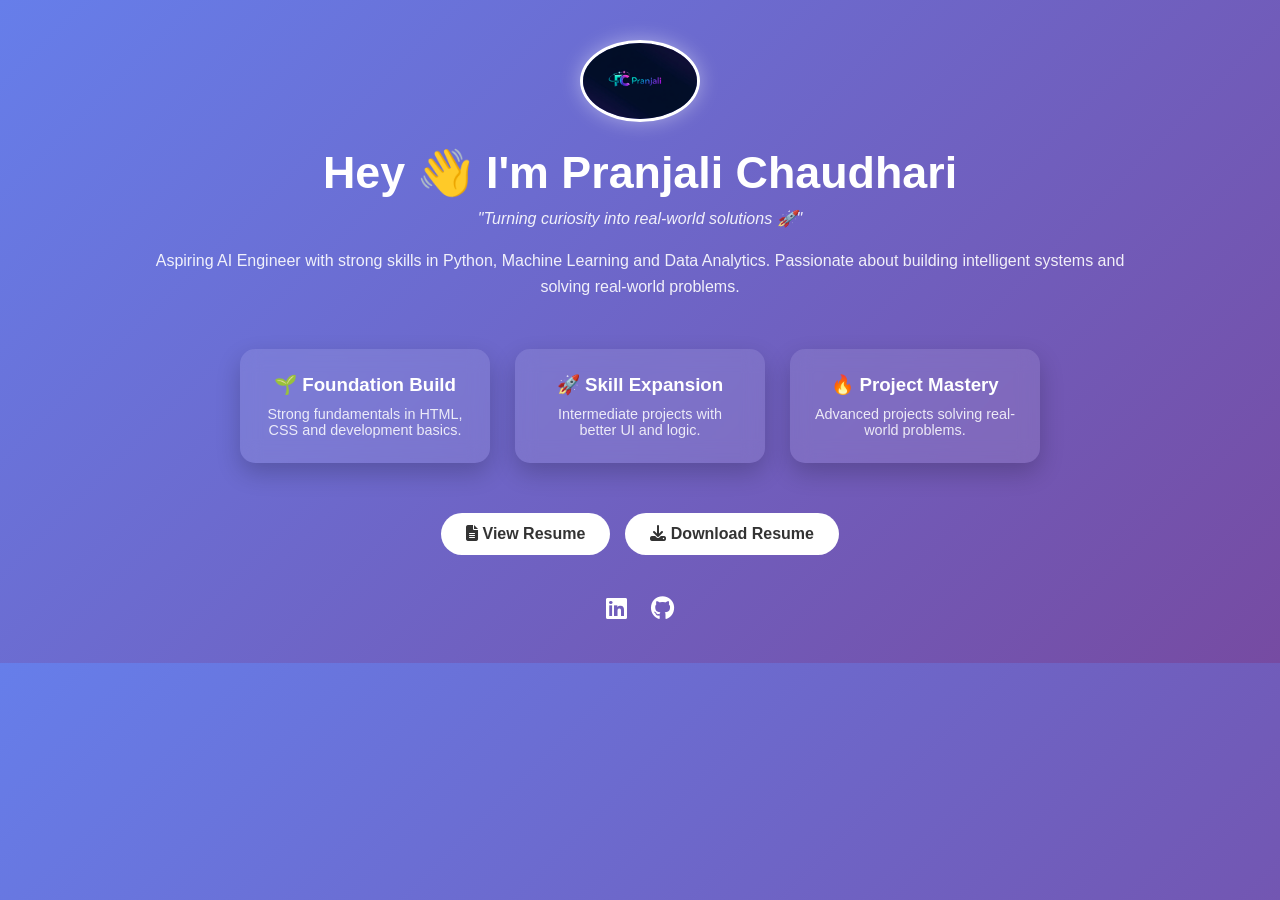
<file: index.html>
<!DOCTYPE html>
<html lang="en">
<head>
<meta charset="UTF-8">
<title>Pranjali Portfolio</title>

<!-- Icons -->
<link rel="stylesheet" href="https://cdnjs.cloudflare.com/ajax/libs/font-awesome/6.5.0/css/all.min.css">

<style>
  * {
    margin: 0;
    padding: 0;
    box-sizing: border-box;
    font-family: 'Segoe UI', sans-serif;
  }

  body {
    background: linear-gradient(135deg, #667eea, #764ba2);
    color: white;
    text-align: center;
    padding: 40px 20px;
  }

  .container {
    max-width: 1000px;
    margin: auto;
    animation: fadeIn 1.5s ease-in-out;
  }

  /* Profile */
  .profile {
    margin-bottom: 20px;
  }

  .profile img {
    width: 120px;
    border-radius: 50%;
    border: 3px solid white;
    box-shadow: 0 0 20px rgba(255,255,255,0.4);
  }

  .intro h1 {
    font-size: 2.8rem;
    margin-top: 15px;
  }

  .tagline {
    margin-top: 10px;
    font-style: italic;
    opacity: 0.9;
  }

  .about {
    margin-top: 20px;
    font-size: 1rem;
    line-height: 1.6;
    opacity: 0.9;
  }

  /* Cards */
  .cards {
    margin-top: 50px;
    display: flex;
    justify-content: center;
    gap: 25px;
    flex-wrap: wrap;
  }

  .card {
    text-decoration: none;
    color: white;
    padding: 25px;
    border-radius: 15px;
    width: 250px;
    background: rgba(255,255,255,0.1);
    backdrop-filter: blur(10px);
    transition: 0.3s;
    box-shadow: 0 10px 25px rgba(0,0,0,0.2);
  }

  .card h3 {
    margin-bottom: 10px;
  }

  .card p {
    font-size: 0.9rem;
    opacity: 0.85;
  }

  .card:hover {
    background: white;
    color: #333;
    transform: translateY(-10px) scale(1.05);
  }

  /* Buttons */
  .buttons {
    margin-top: 50px;
    display: flex;
    justify-content: center;
    gap: 15px;
    flex-wrap: wrap;
  }

  .btn {
    padding: 12px 25px;
    border-radius: 30px;
    text-decoration: none;
    font-weight: bold;
    transition: 0.3s;
  }

  .view {
    background: white;
    color: #333;
  }

  .view:hover {
    background: #ddd;
    transform: scale(1.05);
  }

  .download {
    background: #00c9a7;
    color: white;
  }

  .download:hover {
    background: #00a58a;
    transform: scale(1.05);
  }

  /* Social Icons */
  .social {
    margin-top: 40px;
  }

  .social a {
    color: white;
    font-size: 1.5rem;
    margin: 0 10px;
    transition: 0.3s;
  }

  .social a:hover {
    color: #ffd700;
    transform: scale(1.2);
  }

  /* Animation */
  @keyframes fadeIn {
    from {opacity: 0; transform: translateY(20px);}
    to {opacity: 1; transform: translateY(0);}
  }
</style>

</head>
<body>

<div class="container">

  <!-- Profile Image -->
  <div class="profile">
   
    <img src="pranjali logo.png" alt="Profile">
  </div>

  <!-- Intro -->
  <div class="intro">
    <h1>Hey 👋 I'm Pranjali Chaudhari</h1>
    <p class="tagline">"Turning curiosity into real-world solutions 🚀"</p>

    <div class="about">
      Aspiring AI Engineer with strong skills in Python, Machine Learning and Data Analytics.
      Passionate about building intelligent systems and solving real-world problems.
    </div>
  </div>

  <!-- Portfolio -->
  <div class="cards">

    <a href="./portfolio1/" class="card">
      <h3>🌱 Foundation Build</h3>
      <p>Strong fundamentals in HTML, CSS and development basics.</p>
    </a>

    <a href="./portfolio2/" class="card">
      <h3>🚀 Skill Expansion</h3>
      <p>Intermediate projects with better UI and logic.</p>
    </a>

    <a href="./portfolio3/" class="card">
      <h3>🔥 Project Mastery</h3>
      <p>Advanced projects solving real-world problems.</p>
    </a>

  </div>

  <!-- Resume Buttons -->
  <div class="buttons">
    <!-- <a href="Pranjali_Resume_Final.pdf" target="_blank" class="btn view"> -->
    <a href="Pranjali_Chaudhai_AIDS_Resume.pdf" target="_blank" class="btn view">
      <i class="fas fa-file-alt"></i> View Resume
    </a>

    <!-- <a href="Pranjali_Resume_Final.pdf" download class="btn download"> -->
     <a href="Pranjali_Chaudhai_AIDS_Resume.pdf" target="_blank" class="btn view">
      <i class="fas fa-download"></i> Download Resume
    </a>
  </div>

  <!-- Social Links -->
  <div class="social">
    <a href="https://linkedin.com/in/pranjali-a-chaudhari"><i class="fab fa-linkedin"></i></a>
    <a href="https://github.com/Pranjali0408"><i class="fab fa-github"></i></a>
  </div>

</div>

</body>
</html>
</file>
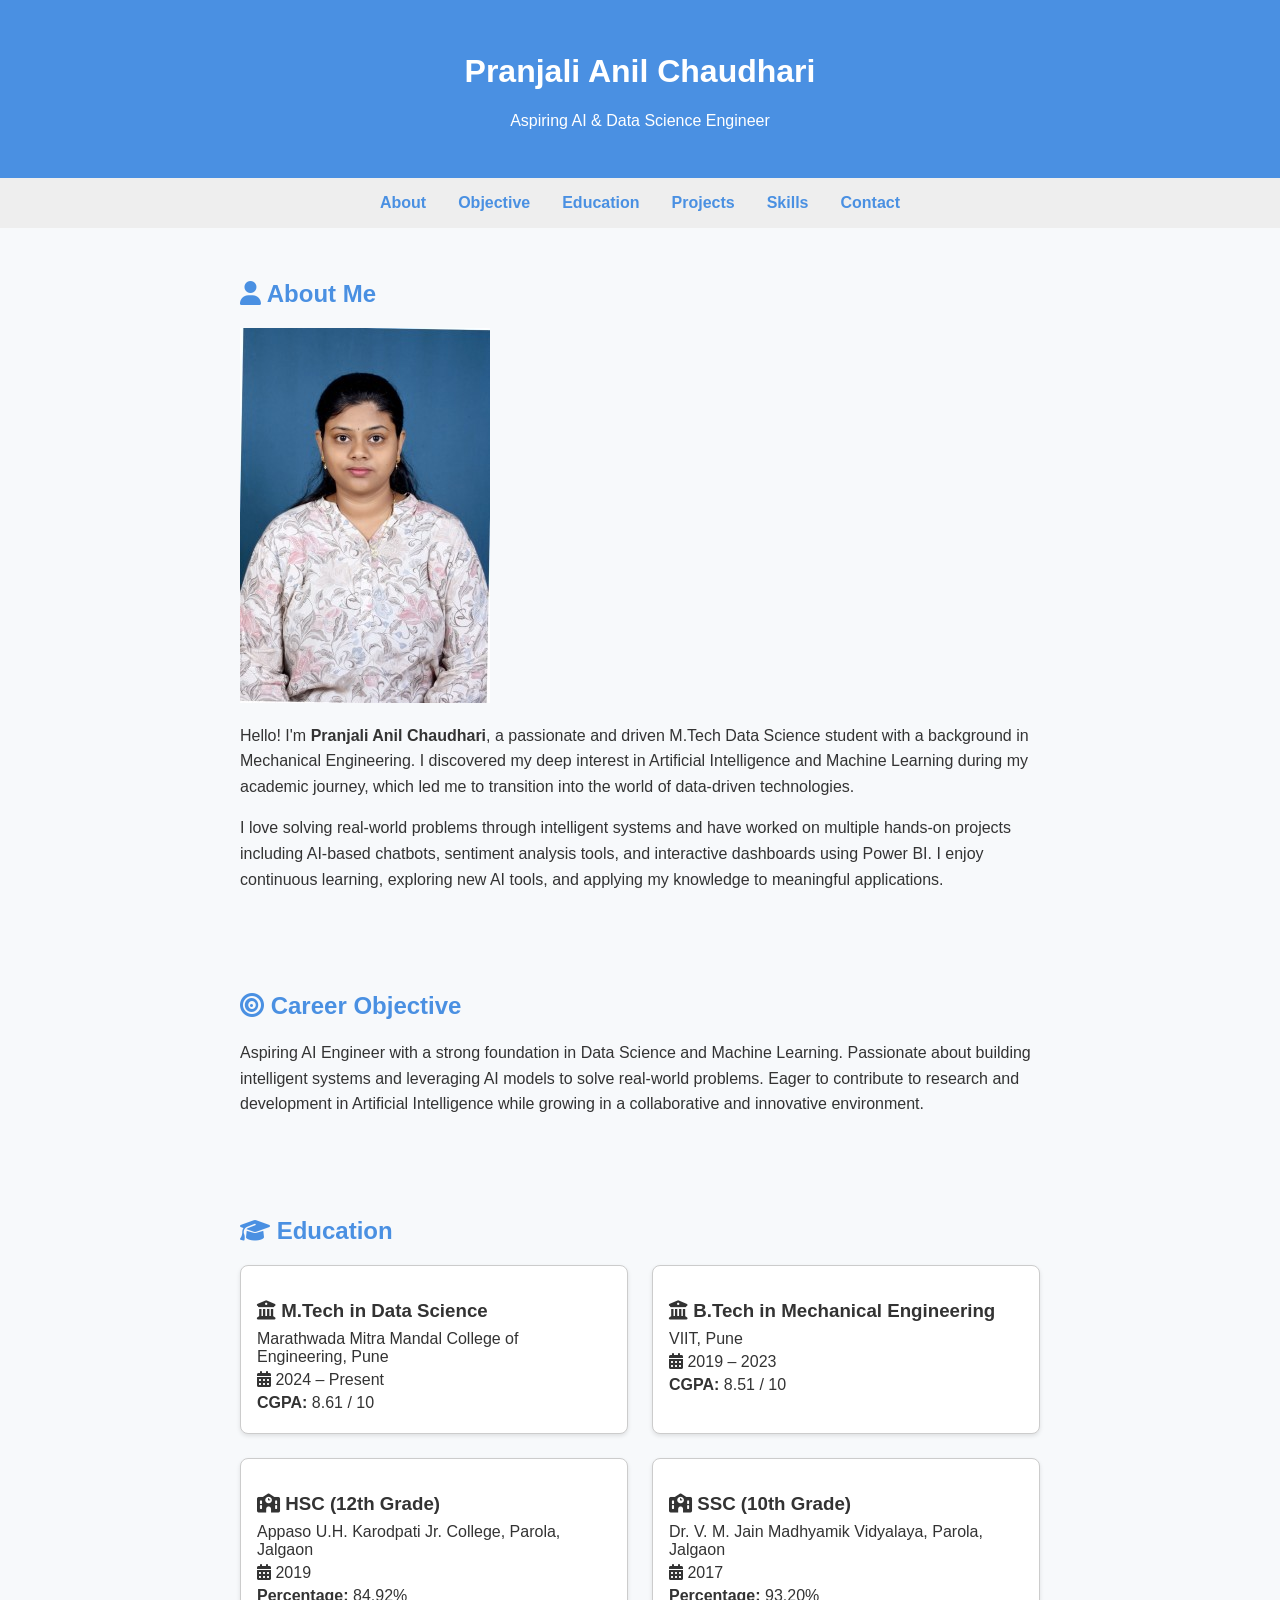
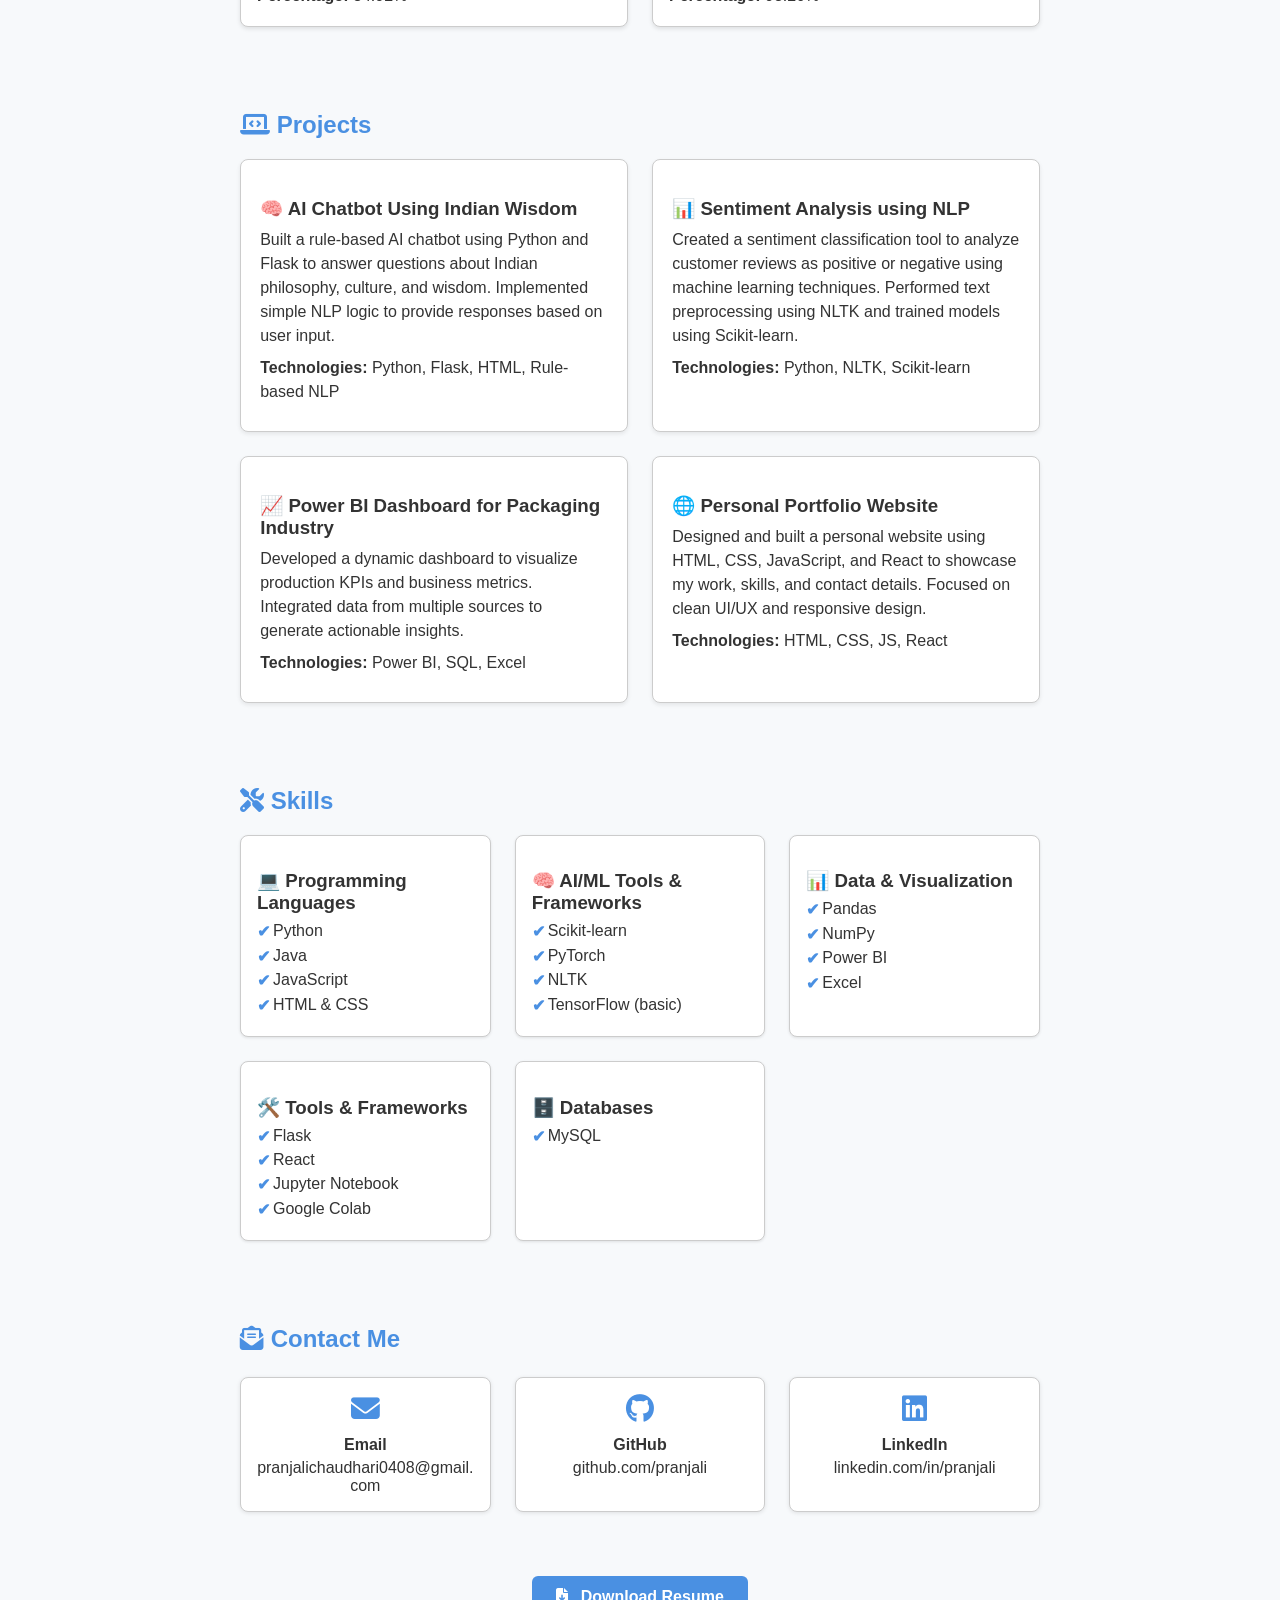
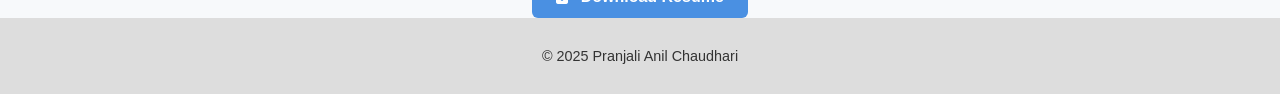
<file: portfolio1/index.html>
<!DOCTYPE html>
<html lang="en">
<head>
  <meta charset="UTF-8">
  <meta name="viewport" content="width=device-width, initial-scale=1.0">
  <title>Pranjali's Portfolio</title>
  <link rel="stylesheet" href="style.css">
  <link rel="stylesheet" href="https://cdnjs.cloudflare.com/ajax/libs/font-awesome/6.5.0/css/all.min.css">
</head>

<body>

  <header>
    <h1>Pranjali Anil Chaudhari</h1>
    <p>Aspiring AI & Data Science Engineer</p>
  </header>

  <nav>
    <a href="#about">About</a>
    <a href="#career">Objective</a>

    <a href="#education">Education</a>
    <a href="#projects">Projects</a>
    <a href="#skills">Skills</a>
    <a href="#contact">Contact</a>
  </nav>

 <section id="about">
    <h2><i class="fas fa-user"></i> About Me</h2>
  <div class="about-container">
    <img src="PassportPhotograph.jpg" alt="Pranjali Anil Chaudhari" class="profile-pic">
    <div class="about-text">
  <p>
    Hello! I'm <strong>Pranjali Anil Chaudhari</strong>, a passionate and driven M.Tech Data Science student with a background in Mechanical Engineering. 
    I discovered my deep interest in Artificial Intelligence and Machine Learning during my academic journey, which led me to transition into the world of data-driven technologies.
  </p>
  <p>
    I love solving real-world problems through intelligent systems and have worked on multiple hands-on projects including AI-based chatbots, sentiment analysis tools, and interactive dashboards using Power BI.
    I enjoy continuous learning, exploring new AI tools, and applying my knowledge to meaningful applications.
  </p>
</section>

  <section id="career">
  <h2><i class="fas fa-bullseye"></i> Career Objective</h2>
  <p>
    Aspiring AI Engineer with a strong foundation in Data Science and Machine Learning. Passionate about
    building intelligent systems and leveraging AI models to solve real-world problems. Eager to contribute
    to research and development in Artificial Intelligence while growing in a collaborative and innovative
    environment.
  </p>
</section>


 <section id="education">
  <h2><i class="fas fa-graduation-cap"></i> Education</h2>
  <div class="education-grid">
    <div class="edu-item">
      <h3><i class="fas fa-university"></i> M.Tech in Data Science</h3>
      <p>Marathwada Mitra Mandal College of Engineering, Pune</p>
      <p><i class="fas fa-calendar-alt"></i> 2024 – Present</p>
      <p><strong>CGPA:</strong> 8.61 / 10</p>
    </div>

    <div class="edu-item">
      <h3><i class="fas fa-university"></i> B.Tech in Mechanical Engineering</h3>
      <p>VIIT, Pune</p>
      <p><i class="fas fa-calendar-alt"></i> 2019 – 2023</p>
      <p><strong>CGPA:</strong> 8.51 / 10</p>
    </div>

    <div class="edu-item">
      <h3><i class="fas fa-school"></i> HSC (12th Grade)</h3>
      <p>Appaso U.H. Karodpati Jr. College, Parola, Jalgaon</p>
      <p><i class="fas fa-calendar-alt"></i> 2019</p>
      <p><strong>Percentage:</strong> 84.92%</p>
    </div>

    <div class="edu-item">
      <h3><i class="fas fa-school"></i> SSC (10th Grade)</h3>
      <p>Dr. V. M. Jain Madhyamik Vidyalaya, Parola, Jalgaon</p>
      <p><i class="fas fa-calendar-alt"></i> 2017</p>
      <p><strong>Percentage:</strong> 93.20%</p>
    </div>
  </div>
</section>


 <section id="projects">
  <h2><i class="fas fa-laptop-code"></i> Projects</h2>
  <div class="project-list">

    <div class="project-card">
      <h3>🧠 AI Chatbot Using Indian Wisdom</h3>
      <p>
        Built a rule-based AI chatbot using Python and Flask to answer questions about Indian philosophy, culture, and wisdom.
        Implemented simple NLP logic to provide responses based on user input.
      </p>
      <p><strong>Technologies:</strong> Python, Flask, HTML, Rule-based NLP</p>
    </div>

    <div class="project-card">
      <h3>📊 Sentiment Analysis using NLP</h3>
      <p>
        Created a sentiment classification tool to analyze customer reviews as positive or negative using machine learning techniques.
        Performed text preprocessing using NLTK and trained models using Scikit-learn.
      </p>
      <p><strong>Technologies:</strong> Python, NLTK, Scikit-learn</p>
    </div>

    <div class="project-card">
      <h3>📈 Power BI Dashboard for Packaging Industry</h3>
      <p>
        Developed a dynamic dashboard to visualize production KPIs and business metrics.
        Integrated data from multiple sources to generate actionable insights.
      </p>
      <p><strong>Technologies:</strong> Power BI, SQL, Excel</p>
    </div>

    <div class="project-card">
      <h3>🌐 Personal Portfolio Website</h3>
      <p>
        Designed and built a personal website using HTML, CSS, JavaScript, and React to showcase my work, skills, and contact details.
        Focused on clean UI/UX and responsive design.
      </p>
      <p><strong>Technologies:</strong> HTML, CSS, JS, React</p>
    </div>

  </div>
</section>


 <section id="skills">
  <h2><i class="fas fa-tools"></i> Skills</h2>
  <div class="skills-grid">

    <div class="skill-category">
      <h3>💻 Programming Languages</h3>
      <ul>
        <li>Python</li>
        <li>Java</li>
        <li>JavaScript</li>
        <li>HTML & CSS</li>
      </ul>
    </div>

    <div class="skill-category">
      <h3>🧠 AI/ML Tools & Frameworks</h3>
      <ul>
        <li>Scikit-learn</li>
        <li>PyTorch</li>
        <li>NLTK</li>
        <li>TensorFlow (basic)</li>
      </ul>
    </div>

    <div class="skill-category">
      <h3>📊 Data & Visualization</h3>
      <ul>
        <li>Pandas</li>
        <li>NumPy</li>
        <li>Power BI</li>
        <li>Excel</li>
      </ul>
    </div>

    <div class="skill-category">
      <h3>🛠️ Tools & Frameworks</h3>
      <ul>
        <li>Flask</li>
        <li>React</li>
        <li>Jupyter Notebook</li>
        <li>Google Colab</li>
      </ul>
    </div>

    <div class="skill-category">
      <h3>🗄️ Databases</h3>
      <ul>
        <li>MySQL</li>
      </ul>
    </div>

  </div>
</section>


 <section id="contact">
  <h2><i class="fas fa-envelope-open-text"></i> Contact Me</h2>
  <div class="contact-grid">

    <div class="contact-item">
      <i class="fas fa-envelope"></i>
      <p>Email</p>
      <a href="mailto:pranjalichaudhari0408@gmail.com">pranjalichaudhari0408@gmail.com</a>
    </div>

    <div class="contact-item">
      <i class="fab fa-github"></i>
      <p>GitHub</p>
      <a href="https://github.com/" target="_blank">github.com/pranjali</a>
    </div>

    <div class="contact-item">
      <i class="fab fa-linkedin"></i>
      <p>LinkedIn</p>
      <a href="https://linkedin.com/" target="_blank">linkedin.com/in/pranjali</a>
    </div>

  </div>
</section>
<div class="resume-button">
  <a href="Pranjali_Chaudhari_Resume.pdf" download>
    <i class="fas fa-file-download"></i> Download Resume
  </a>
</div>


  <footer>
    <p>&copy; 2025 Pranjali Anil Chaudhari</p>
  </footer>

  <script src="script.js"></script>
</body>
</html>
</file>
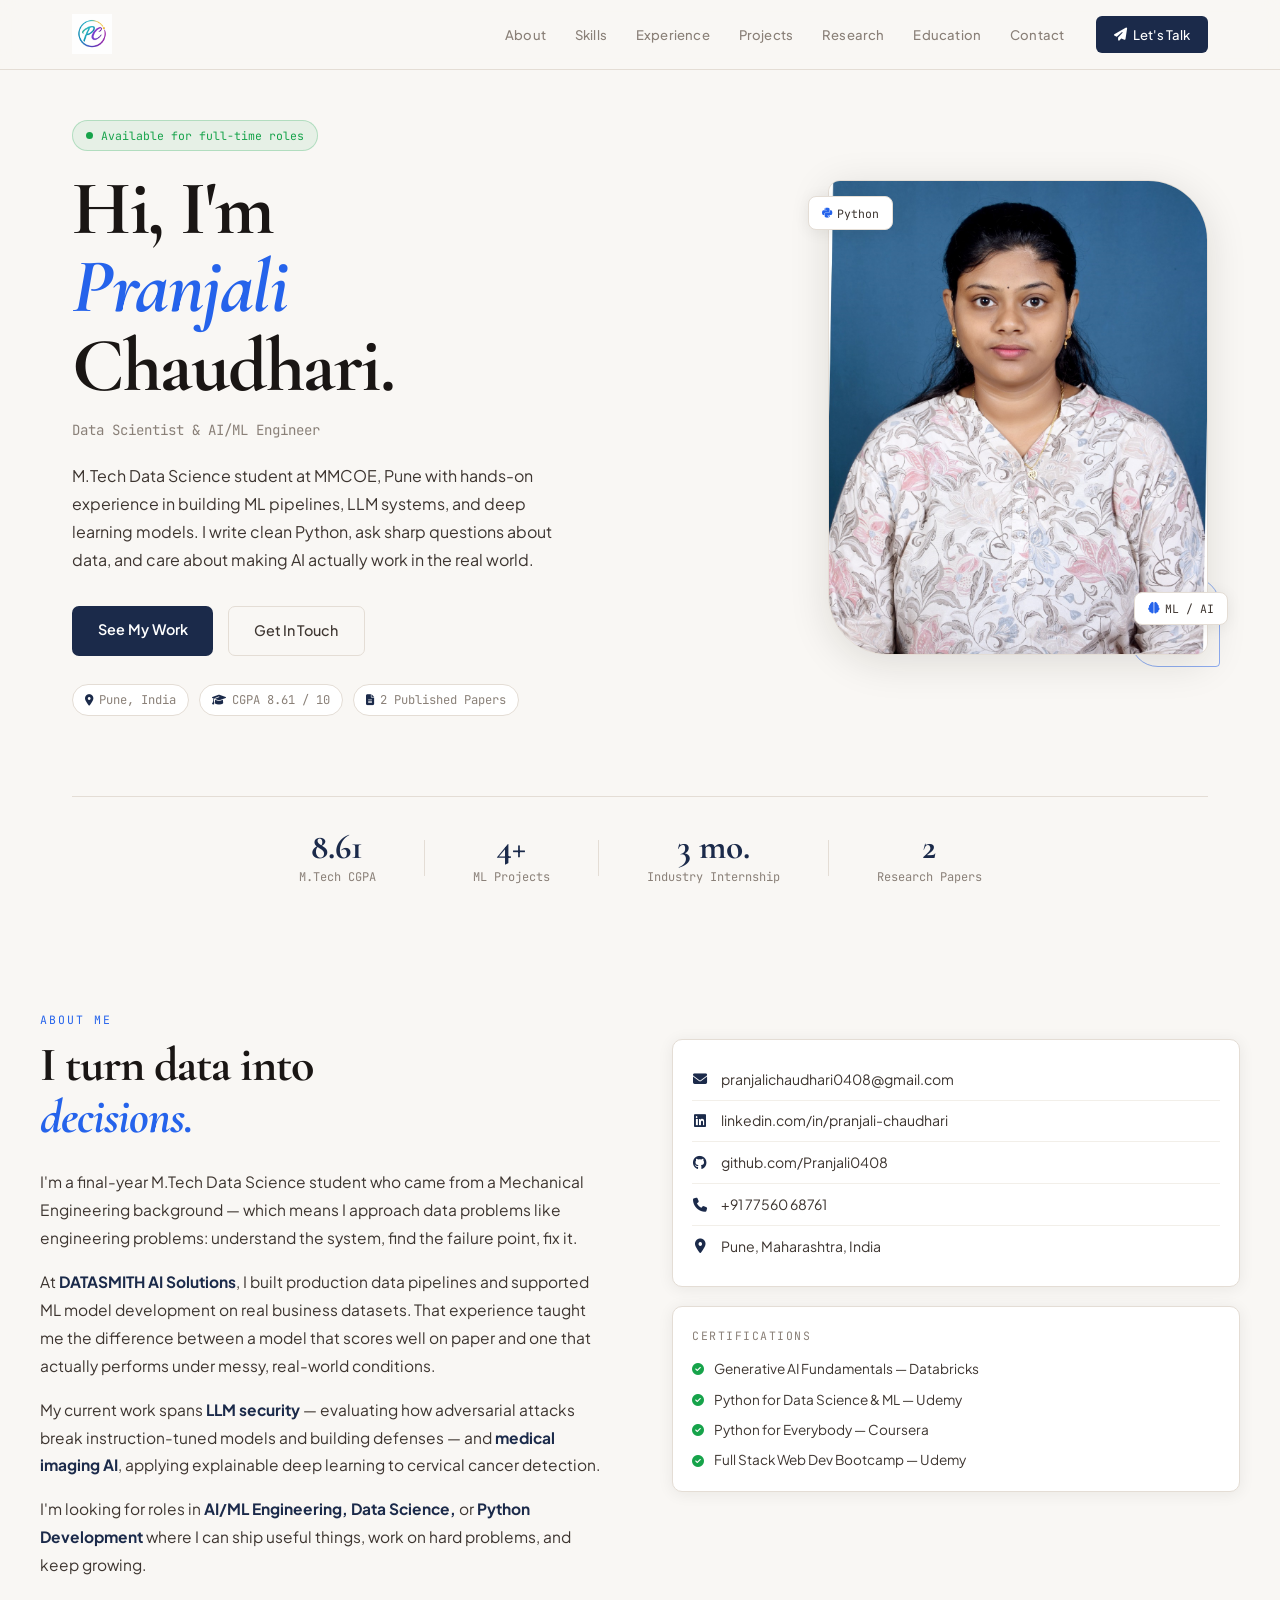
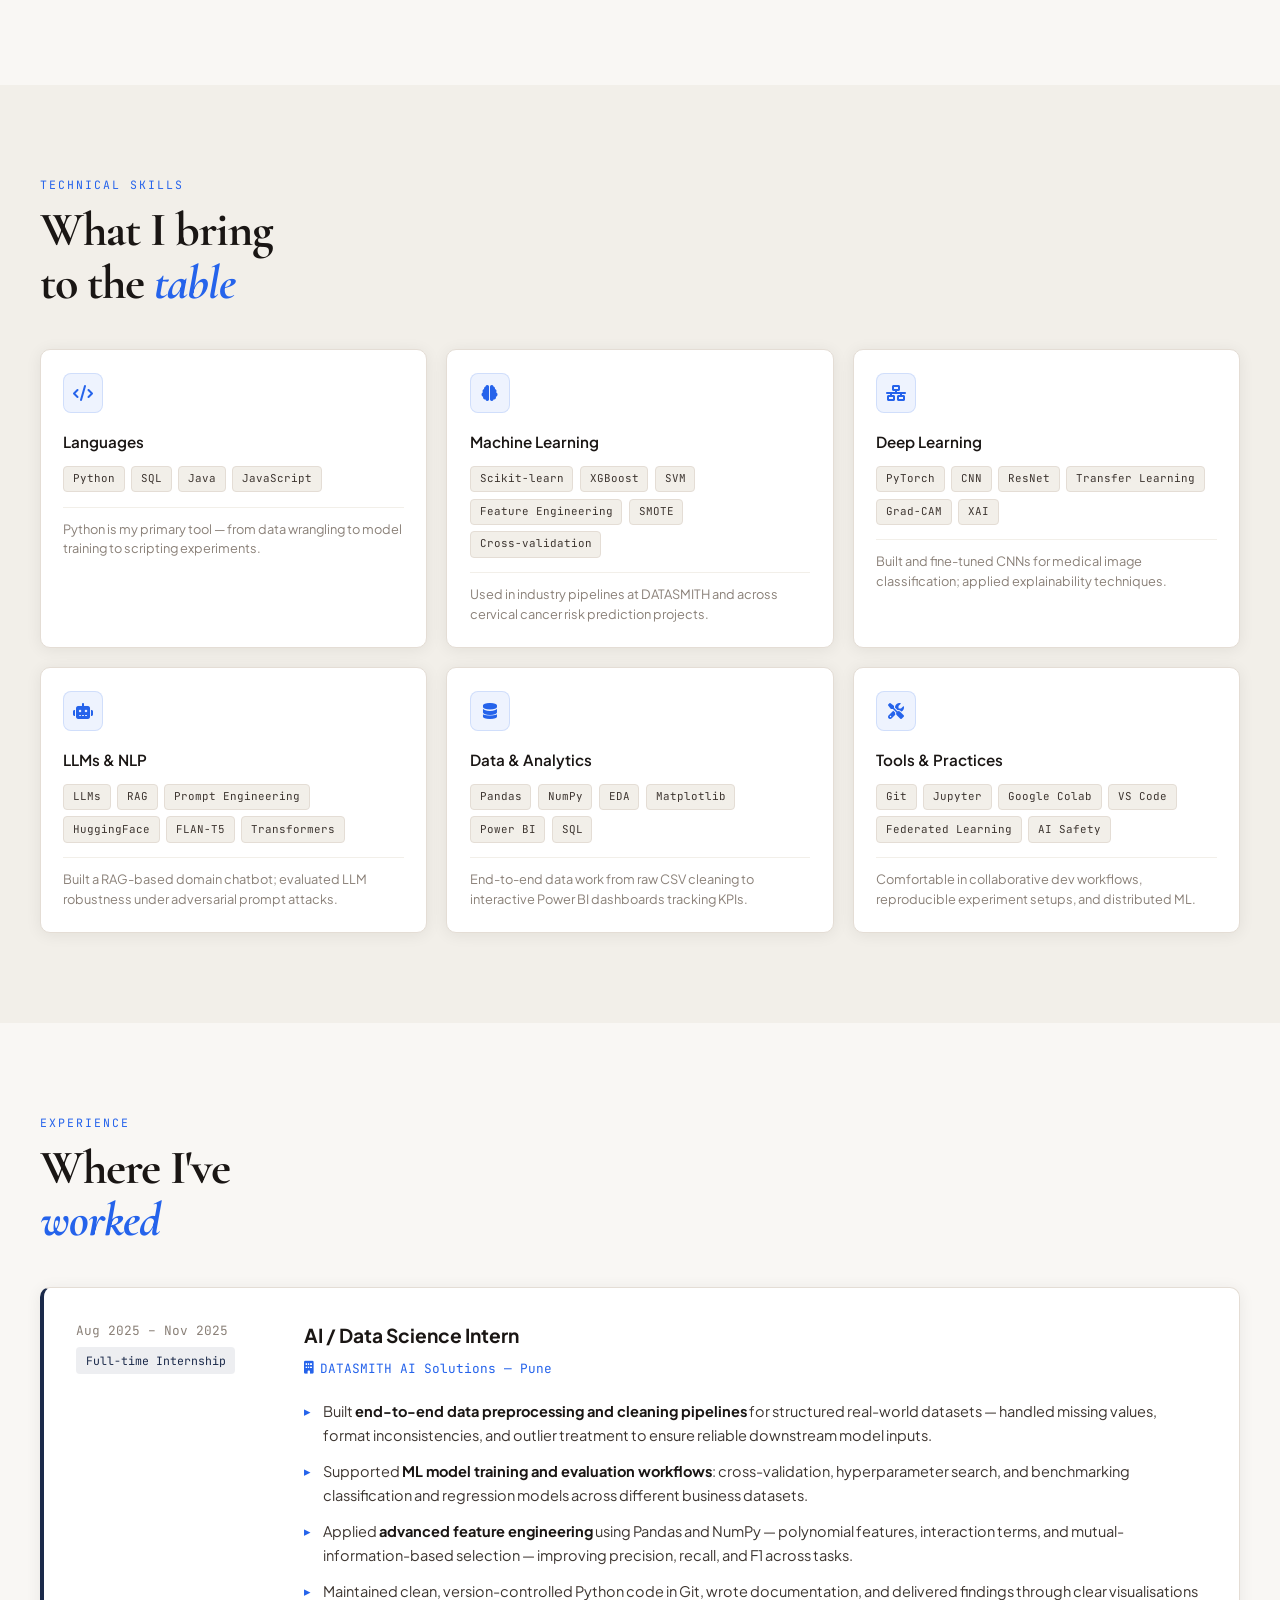
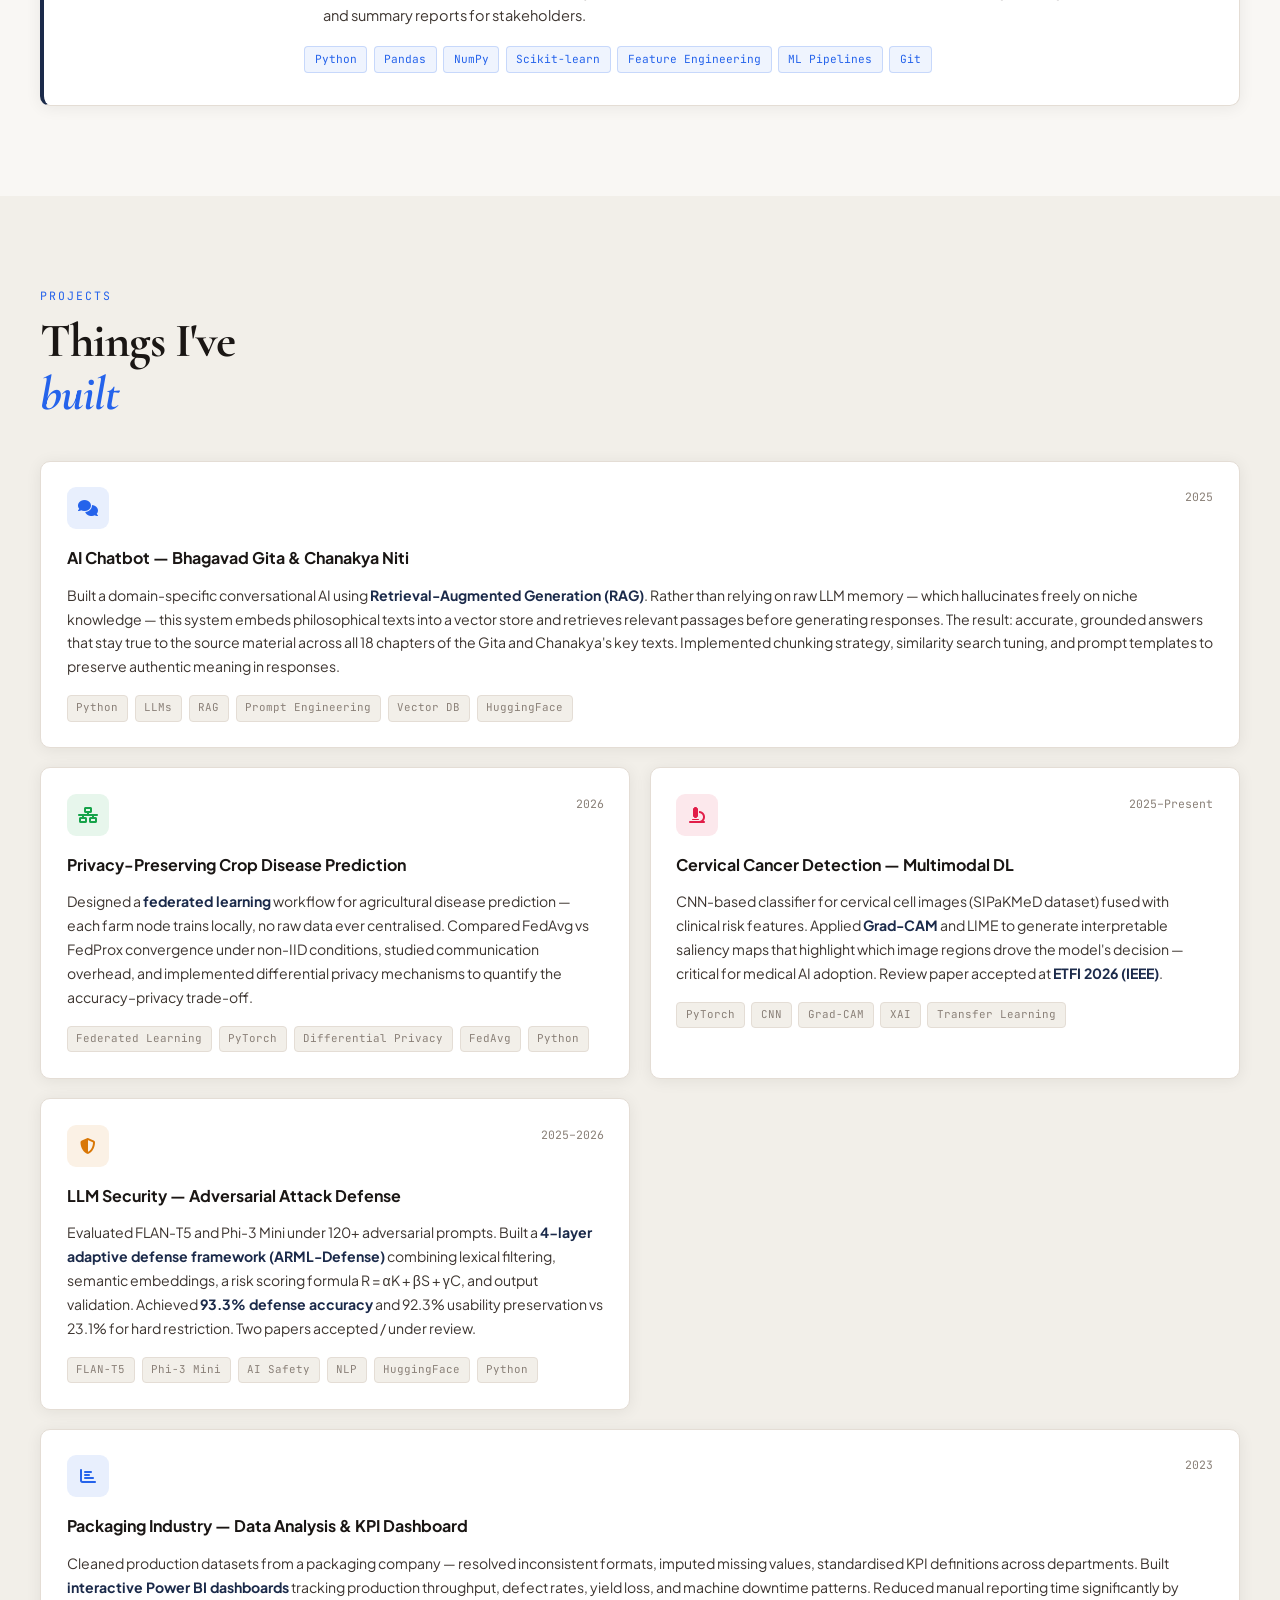
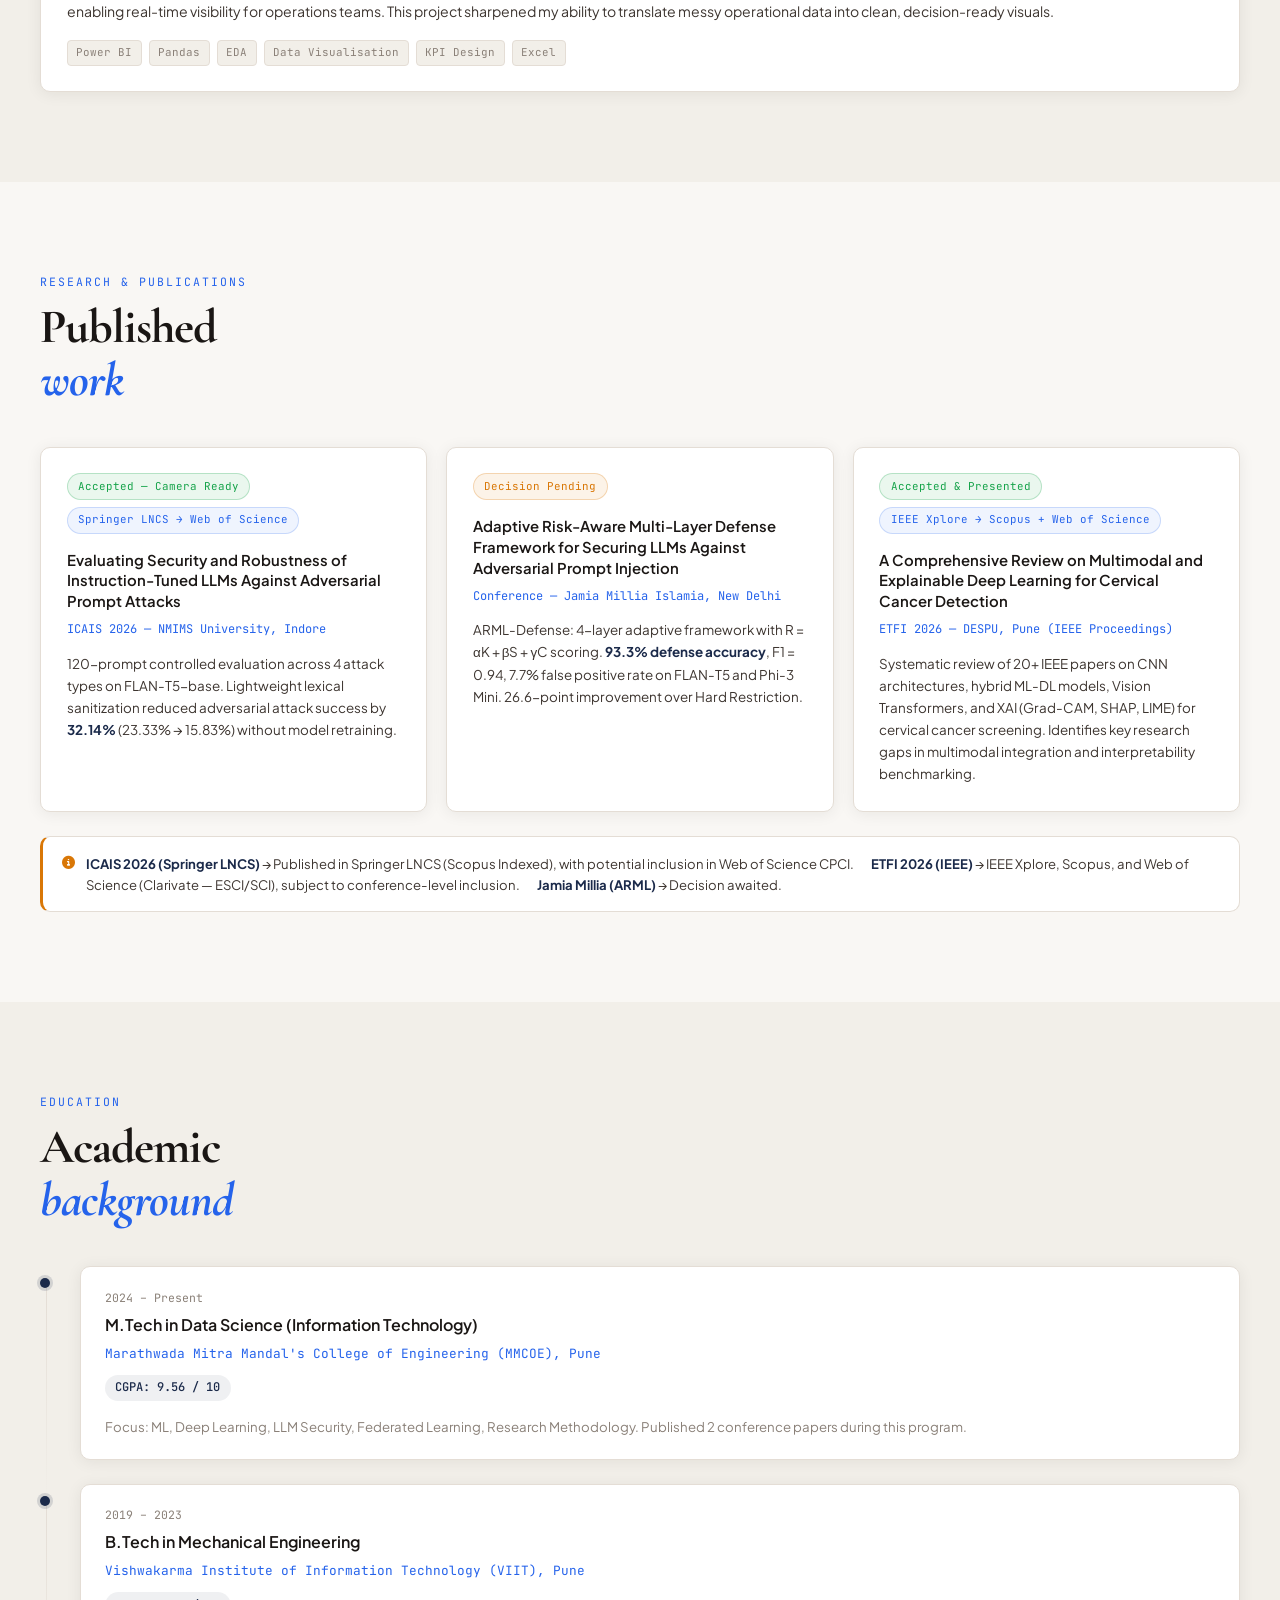
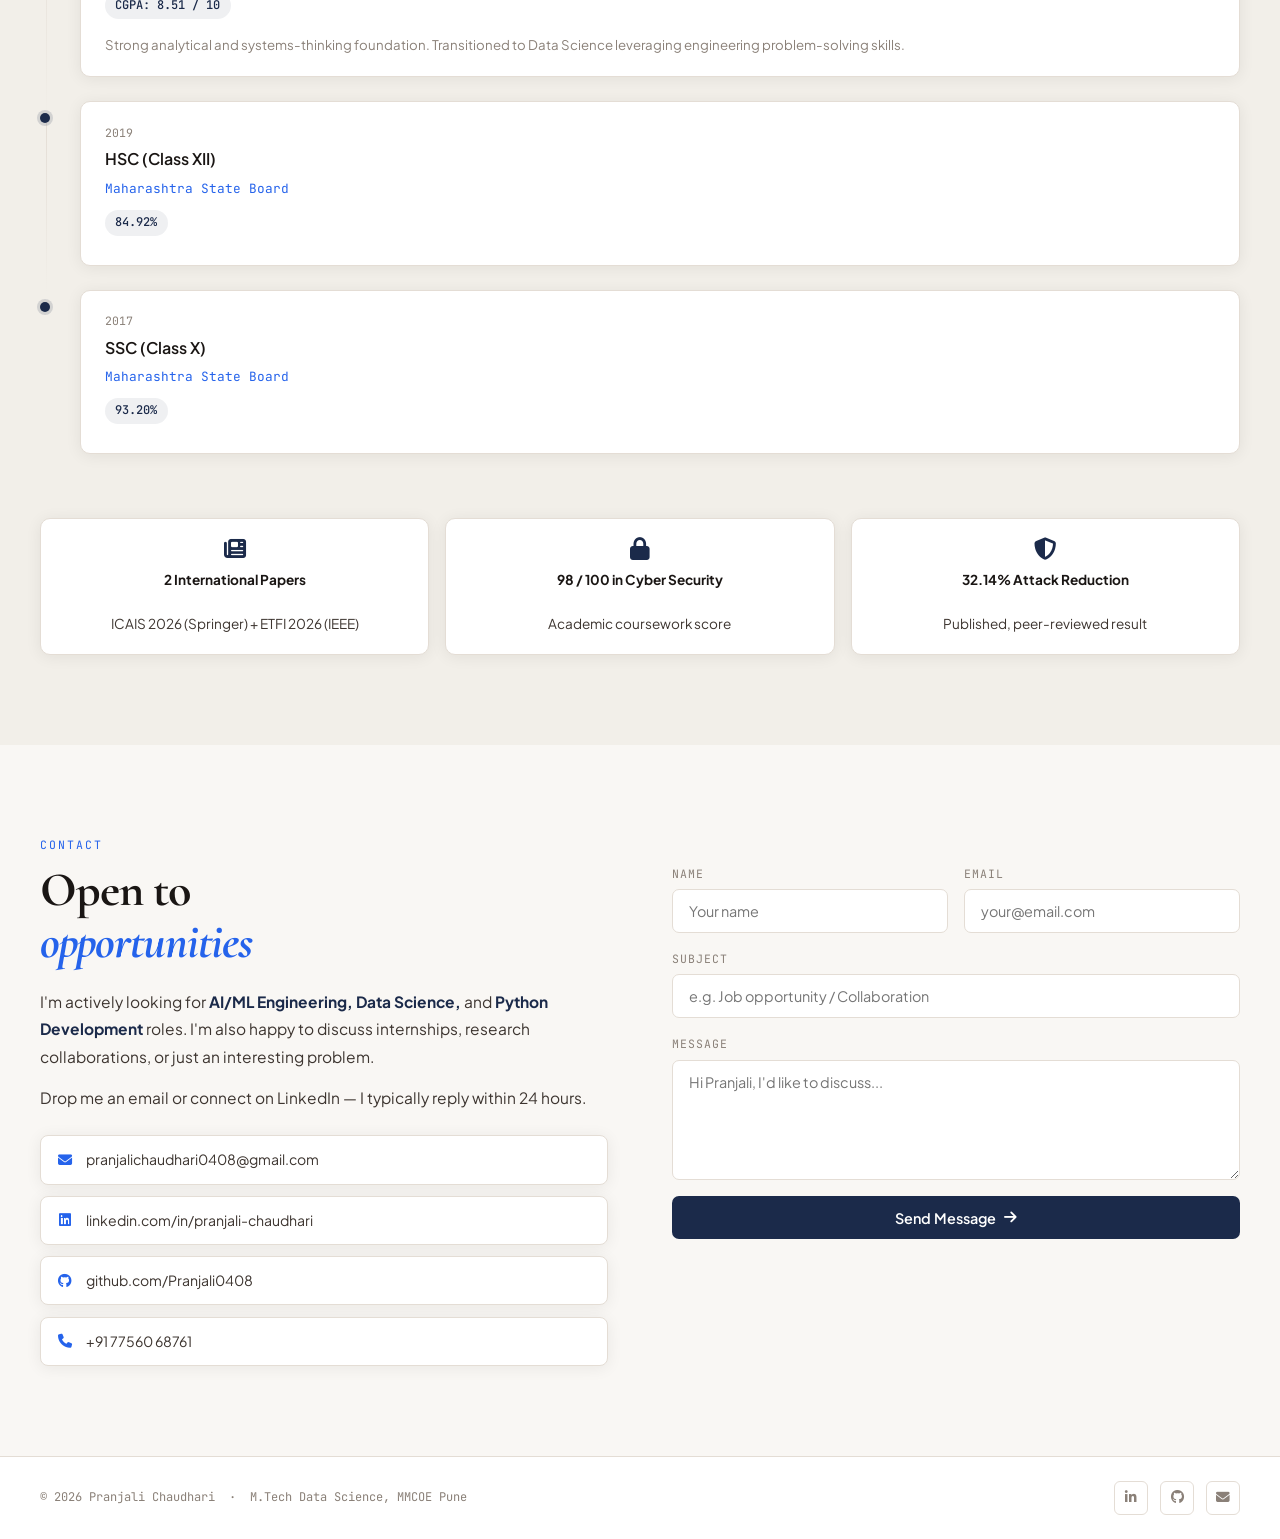
<file: portfolio2/index.html>
<!DOCTYPE html>
<html lang="en">
<head>
  <meta charset="UTF-8" />
  <meta name="viewport" content="width=device-width, initial-scale=1.0" />
  <title>Pranjali Chaudhari — Data Scientist & AI/ML Engineer</title>
  <link rel="preconnect" href="https://fonts.googleapis.com" />
  <link href="https://fonts.googleapis.com/css2?family=Cormorant+Garamond:wght@400;500;600;700&family=Plus+Jakarta+Sans:wght@300;400;500;600;700&family=JetBrains+Mono:wght@400;500&display=swap" rel="stylesheet" />
  <link rel="stylesheet" href="https://cdnjs.cloudflare.com/ajax/libs/font-awesome/6.5.0/css/all.min.css" />
  <link rel="stylesheet" href="style.css" />
</head>
<body>

  <!-- NAV -->
  <header id="header">
    <nav class="nav-inner">
     <a class="logo" href="#home">
  <img src="logo.png" alt="Pranjali Logo">
</a>
      <ul class="nav-links" id="navLinks">
        <li><a href="#about">About</a></li>
        <li><a href="#skills">Skills</a></li>
        <li><a href="#experience">Experience</a></li>
        <li><a href="#projects">Projects</a></li>
        <li><a href="#research">Research</a></li>
        <li><a href="#education">Education</a></li>
        <li><a href="#contact">Contact</a></li>
      </ul>
      <a class="nav-hire" href="mailto:pranjalichaudhari0408@gmail.com">
        <i class="fas fa-paper-plane"></i> Let's Talk
      </a>
      <button class="burger" id="burger" onclick="toggleNav()">
        <span></span><span></span><span></span>
      </button>
    </nav>
  </header>

  <!-- HERO -->
  <section id="home" class="hero">
    <div class="hero-inner">

      <!-- LEFT -->
      <div class="hero-text">
        <p class="hero-eyebrow">
          <span class="dot"></span> Available for full-time roles
        </p>
        <h1 class="hero-heading">
          Hi, I'm<br>
          <em>Pranjali</em><br>
          Chaudhari.
        </h1>
        <p class="hero-role" id="roleText">Data Scientist & AI/ML Engineer</p>
        <p class="hero-bio">
          M.Tech Data Science student at MMCOE, Pune with hands-on experience in building
          ML pipelines, LLM systems, and deep learning models. I write clean Python,
          ask sharp questions about data, and care about making AI actually work in the real world.
        </p>
        <div class="hero-actions">
          <a href="#projects" class="btn-main">See My Work</a>
          <a href="#contact" class="btn-sec">Get In Touch</a>
        </div>
        <div class="hero-chips">
          <span class="chip"><i class="fas fa-map-marker-alt"></i> Pune, India</span>
          <span class="chip"><i class="fas fa-graduation-cap"></i> CGPA 8.61 / 10</span>
          <span class="chip"><i class="fas fa-file-alt"></i> 2 Published Papers</span>
        </div>
      </div>

      <!-- RIGHT: PHOTO -->
      <div class="hero-photo">
        <div class="photo-card">
        
          <img src="PassportPhotograph (1).png" alt="Pranjali Chaudhari" />
          <div class="photo-card">
 
</div>
        </div>
        <div class="photo-accent"></div>
        <div class="photo-tag t1"><i class="fab fa-python"></i> Python</div>
        <div class="photo-tag t2"><i class="fas fa-brain"></i> ML / AI</div>
      </div>

    </div>

    <!-- STAT ROW -->
    <div class="stat-row">
      <div class="stat-item">
        <strong>8.61</strong><span>M.Tech CGPA</span>
      </div>
      <div class="stat-divider"></div>
      <div class="stat-item">
        <strong>4+</strong><span>ML Projects</span>
      </div>
      <div class="stat-divider"></div>
      <div class="stat-item">
        <strong>3 mo.</strong><span>Industry Internship</span>
      </div>
      <div class="stat-divider"></div>
      <div class="stat-item">
        <strong>2</strong><span>Research Papers</span>
      </div>
    </div>
  </section>

  <!-- ABOUT -->
  <section id="about" class="section">
    <div class="wrap">
      <div class="section-label">About Me</div>
      <div class="about-grid">
        <div class="about-left">
          <h2 class="section-heading">I turn data into<br><em>decisions.</em></h2>
          <p>
            I'm a final-year M.Tech Data Science student who came from a Mechanical Engineering background
            — which means I approach data problems like engineering problems: understand the system,
            find the failure point, fix it.
          </p>
          <p>
            At <strong>DATASMITH AI Solutions</strong>, I built production data pipelines and
            supported ML model development on real business datasets. That experience taught me
            the difference between a model that scores well on paper and one that
            actually performs under messy, real-world conditions.
          </p>
          <p>
            My current work spans <strong>LLM security</strong> — evaluating how adversarial attacks
            break instruction-tuned models and building defenses — and <strong>medical imaging AI</strong>,
            applying explainable deep learning to cervical cancer detection.
          </p>
          <p>
            I'm looking for roles in <strong>AI/ML Engineering, Data Science,</strong> or
            <strong>Python Development</strong> where I can ship useful things, work on hard problems,
            and keep growing.
          </p>
        </div>
        <div class="about-right">
          <div class="info-block">
            <div class="info-row">
              <i class="fas fa-envelope"></i>
              <a href="mailto:pranjalichaudhari0408@gmail.com">pranjalichaudhari0408@gmail.com</a>
            </div>
            <div class="info-row">
              <i class="fab fa-linkedin"></i>
              <a href="https://linkedin.com/in/pranjali-chaudhari" target="_blank">linkedin.com/in/pranjali-chaudhari</a>
            </div>
            <div class="info-row">
              <i class="fab fa-github"></i>
              <a href="https://github.com/Pranjali0408" target="_blank">github.com/Pranjali0408</a>
            </div>
            <div class="info-row">
              <i class="fas fa-phone"></i>
              <span>+91 77560 68761</span>
            </div>
            <div class="info-row">
              <i class="fas fa-map-marker-alt"></i>
              <span>Pune, Maharashtra, India</span>
            </div>
          </div>
          <div class="cert-block">
            <p class="cert-title">Certifications</p>
            <div class="cert-list">
              <div class="cert-row"><i class="fas fa-check-circle"></i> Generative AI Fundamentals — Databricks</div>
              <div class="cert-row"><i class="fas fa-check-circle"></i> Python for Data Science & ML — Udemy</div>
              <div class="cert-row"><i class="fas fa-check-circle"></i> Python for Everybody — Coursera</div>
              <div class="cert-row"><i class="fas fa-check-circle"></i> Full Stack Web Dev Bootcamp — Udemy</div>
            </div>
          </div>
        </div>
      </div>
    </div>
  </section>

  <!-- SKILLS -->
  <section id="skills" class="section bg-alt">
    <div class="wrap">
      <div class="section-label">Technical Skills</div>
      <h2 class="section-heading">What I bring<br>to the <em>table</em></h2>
      <div class="skills-grid">

        <div class="skill-card" data-delay="0">
          <div class="sk-icon"><i class="fas fa-code"></i></div>
          <h3>Languages</h3>
          <div class="sk-tags">
            <span>Python</span><span>SQL</span><span>Java</span><span>JavaScript</span>
          </div>
          <p class="sk-note">Python is my primary tool — from data wrangling to model training to scripting experiments.</p>
        </div>

        <div class="skill-card" data-delay="1">
          <div class="sk-icon"><i class="fas fa-brain"></i></div>
          <h3>Machine Learning</h3>
          <div class="sk-tags">
            <span>Scikit-learn</span><span>XGBoost</span><span>SVM</span>
            <span>Feature Engineering</span><span>SMOTE</span><span>Cross-validation</span>
          </div>
          <p class="sk-note">Used in industry pipelines at DATASMITH and across cervical cancer risk prediction projects.</p>
        </div>

        <div class="skill-card" data-delay="2">
          <div class="sk-icon"><i class="fas fa-network-wired"></i></div>
          <h3>Deep Learning</h3>
          <div class="sk-tags">
            <span>PyTorch</span><span>CNN</span><span>ResNet</span>
            <span>Transfer Learning</span><span>Grad-CAM</span><span>XAI</span>
          </div>
          <p class="sk-note">Built and fine-tuned CNNs for medical image classification; applied explainability techniques.</p>
        </div>

        <div class="skill-card" data-delay="3">
          <div class="sk-icon"><i class="fas fa-robot"></i></div>
          <h3>LLMs & NLP</h3>
          <div class="sk-tags">
            <span>LLMs</span><span>RAG</span><span>Prompt Engineering</span>
            <span>HuggingFace</span><span>FLAN-T5</span><span>Transformers</span>
          </div>
          <p class="sk-note">Built a RAG-based domain chatbot; evaluated LLM robustness under adversarial prompt attacks.</p>
        </div>

        <div class="skill-card" data-delay="4">
          <div class="sk-icon"><i class="fas fa-database"></i></div>
          <h3>Data & Analytics</h3>
          <div class="sk-tags">
            <span>Pandas</span><span>NumPy</span><span>EDA</span>
            <span>Matplotlib</span><span>Power BI</span><span>SQL</span>
          </div>
          <p class="sk-note">End-to-end data work from raw CSV cleaning to interactive Power BI dashboards tracking KPIs.</p>
        </div>

        <div class="skill-card" data-delay="5">
          <div class="sk-icon"><i class="fas fa-tools"></i></div>
          <h3>Tools & Practices</h3>
          <div class="sk-tags">
            <span>Git</span><span>Jupyter</span><span>Google Colab</span>
            <span>VS Code</span><span>Federated Learning</span><span>AI Safety</span>
          </div>
          <p class="sk-note">Comfortable in collaborative dev workflows, reproducible experiment setups, and distributed ML.</p>
        </div>

      </div>
    </div>
  </section>

  <!-- EXPERIENCE -->
  <section id="experience" class="section">
    <div class="wrap">
      <div class="section-label">Experience</div>
      <h2 class="section-heading">Where I've<br><em>worked</em></h2>
      <div class="exp-block">
        <div class="exp-left">
          <div class="exp-period">Aug 2025 – Nov 2025</div>
          <div class="exp-type">Full-time Internship</div>
        </div>
        <div class="exp-right">
          <h3 class="exp-title">AI / Data Science Intern</h3>
          <p class="exp-company"><i class="fas fa-building"></i> DATASMITH AI Solutions — Pune</p>
          <ul class="exp-list">
            <li>
              Built <strong>end-to-end data preprocessing and cleaning pipelines</strong> for structured real-world datasets —
              handled missing values, format inconsistencies, and outlier treatment to ensure reliable downstream model inputs.
            </li>
            <li>
              Supported <strong>ML model training and evaluation workflows</strong>: cross-validation, hyperparameter search,
              and benchmarking classification and regression models across different business datasets.
            </li>
            <li>
              Applied <strong>advanced feature engineering</strong> using Pandas and NumPy — polynomial features,
              interaction terms, and mutual-information-based selection — improving precision, recall, and F1 across tasks.
            </li>
            <li>
              Maintained clean, version-controlled Python code in Git, wrote documentation, and delivered findings
              through clear visualisations and summary reports for stakeholders.
            </li>
          </ul>
          <div class="exp-stack">
            <span>Python</span><span>Pandas</span><span>NumPy</span>
            <span>Scikit-learn</span><span>Feature Engineering</span>
            <span>ML Pipelines</span><span>Git</span>
          </div>
        </div>
      </div>
    </div>
  </section>

  <!-- PROJECTS -->
  <section id="projects" class="section bg-alt">
    <div class="wrap">
      <div class="section-label">Projects</div>
      <h2 class="section-heading">Things I've<br><em>built</em></h2>

      <div class="proj-grid">

        <!-- CHATBOT - Featured -->
        <div class="proj-card wide" data-delay="0">
          <div class="proj-header">
            <div class="proj-icon icon-blue"><i class="fas fa-comments"></i></div>
            <span class="proj-year">2025</span>
          </div>
          <h3>AI Chatbot — Bhagavad Gita & Chanakya Niti</h3>
          <p>
            Built a domain-specific conversational AI using <strong>Retrieval-Augmented Generation (RAG)</strong>.
            Rather than relying on raw LLM memory — which hallucinates freely on niche knowledge —
            this system embeds philosophical texts into a vector store and retrieves relevant passages before generating responses.
            The result: accurate, grounded answers that stay true to the source material across all 18 chapters of the Gita and Chanakya's key texts.
            Implemented chunking strategy, similarity search tuning, and prompt templates to preserve authentic meaning in responses.
          </p>
          <div class="proj-stack">
            <span>Python</span><span>LLMs</span><span>RAG</span>
            <span>Prompt Engineering</span><span>Vector DB</span><span>HuggingFace</span>
          </div>
        </div>

        <!-- Federated Learning -->
        <div class="proj-card" data-delay="1">
          <div class="proj-header">
            <div class="proj-icon icon-green"><i class="fas fa-network-wired"></i></div>
            <span class="proj-year">2026</span>
          </div>
          <h3>Privacy-Preserving Crop Disease Prediction</h3>
          <p>
            Designed a <strong>federated learning</strong> workflow for agricultural disease prediction —
            each farm node trains locally, no raw data ever centralised.
            Compared FedAvg vs FedProx convergence under non-IID conditions,
            studied communication overhead, and implemented differential privacy mechanisms
            to quantify the accuracy–privacy trade-off.
          </p>
          <div class="proj-stack">
            <span>Federated Learning</span><span>PyTorch</span>
            <span>Differential Privacy</span><span>FedAvg</span><span>Python</span>
          </div>
        </div>

        <!-- Cervical Cancer -->
        <div class="proj-card" data-delay="2">
          <div class="proj-header">
            <div class="proj-icon icon-rose"><i class="fas fa-microscope"></i></div>
            <span class="proj-year">2025–Present</span>
          </div>
          <h3>Cervical Cancer Detection — Multimodal DL</h3>
          <p>
            CNN-based classifier for cervical cell images (SIPaKMeD dataset) fused with
            clinical risk features. Applied <strong>Grad-CAM</strong> and LIME to generate
            interpretable saliency maps that highlight which image regions drove the model's decision —
            critical for medical AI adoption. Review paper accepted at <strong>ETFI 2026 (IEEE)</strong>.
          </p>
          <div class="proj-stack">
            <span>PyTorch</span><span>CNN</span><span>Grad-CAM</span>
            <span>XAI</span><span>Transfer Learning</span>
          </div>
        </div>

        <!-- LLM Security -->
        <div class="proj-card" data-delay="3">
          <div class="proj-header">
            <div class="proj-icon icon-amber"><i class="fas fa-shield-alt"></i></div>
            <span class="proj-year">2025–2026</span>
          </div>
          <h3>LLM Security — Adversarial Attack Defense</h3>
          <p>
            Evaluated FLAN-T5 and Phi-3 Mini under 120+ adversarial prompts.
            Built a <strong>4-layer adaptive defense framework (ARML-Defense)</strong>
            combining lexical filtering, semantic embeddings, a risk scoring formula
            R = αK + βS + γC, and output validation. Achieved <strong>93.3% defense accuracy</strong>
            and 92.3% usability preservation vs 23.1% for hard restriction.
            Two papers accepted / under review.
          </p>
          <div class="proj-stack">
            <span>FLAN-T5</span><span>Phi-3 Mini</span><span>AI Safety</span>
            <span>NLP</span><span>HuggingFace</span><span>Python</span>
          </div>
        </div>

        <!-- Power BI -->
        <div class="proj-card wide" data-delay="4">
          <div class="proj-header">
            <div class="proj-icon icon-blue"><i class="fas fa-chart-bar"></i></div>
            <span class="proj-year">2023</span>
          </div>
          <h3>Packaging Industry — Data Analysis & KPI Dashboard</h3>
          <p>
            Cleaned production datasets from a packaging company — resolved inconsistent formats, imputed missing values,
            standardised KPI definitions across departments. Built <strong>interactive Power BI dashboards</strong>
            tracking production throughput, defect rates, yield loss, and machine downtime patterns.
            Reduced manual reporting time significantly by enabling real-time visibility for operations teams.
            This project sharpened my ability to translate messy operational data into clean, decision-ready visuals.
          </p>
          <div class="proj-stack">
            <span>Power BI</span><span>Pandas</span><span>EDA</span>
            <span>Data Visualisation</span><span>KPI Design</span><span>Excel</span>
          </div>
        </div>

      </div>
    </div>
  </section>

  <!-- RESEARCH -->
  <section id="research" class="section">
    <div class="wrap">
      <div class="section-label">Research & Publications</div>
      <h2 class="section-heading">Published<br><em>work</em></h2>
      <div class="pub-grid">

        <div class="pub-card">
          <div class="pub-meta-top">
            <span class="pub-status published">Accepted — Camera Ready</span>
            <span class="pub-index">Springer LNCS → Web of Science</span>
          </div>
          <h3>Evaluating Security and Robustness of Instruction-Tuned LLMs Against Adversarial Prompt Attacks</h3>
          <p class="pub-venue">ICAIS 2026 — NMIMS University, Indore</p>
          <p class="pub-summary">
            120-prompt controlled evaluation across 4 attack types on FLAN-T5-base.
            Lightweight lexical sanitization reduced adversarial attack success by <strong>32.14%</strong>
            (23.33% → 15.83%) without model retraining.
          </p>
        </div>

        <div class="pub-card">
          <div class="pub-meta-top">
            <span class="pub-status pending">Decision Pending</span>
          </div>
          <h3>Adaptive Risk-Aware Multi-Layer Defense Framework for Securing LLMs Against Adversarial Prompt Injection</h3>
          <p class="pub-venue">Conference — Jamia Millia Islamia, New Delhi</p>
          <p class="pub-summary">
            ARML-Defense: 4-layer adaptive framework with R = αK + βS + γC scoring.
            <strong>93.3% defense accuracy</strong>, F1 = 0.94, 7.7% false positive rate
            on FLAN-T5 and Phi-3 Mini. 26.6-point improvement over Hard Restriction.
          </p>
        </div>

        <div class="pub-card">
          <div class="pub-meta-top">
            <span class="pub-status published">Accepted & Presented</span>
            <span class="pub-index">IEEE Xplore → Scopus + Web of Science</span>
          </div>
          <h3>A Comprehensive Review on Multimodal and Explainable Deep Learning for Cervical Cancer Detection</h3>
          <p class="pub-venue">ETFI 2026 — DESPU, Pune (IEEE Proceedings)</p>
          <p class="pub-summary">
            Systematic review of 20+ IEEE papers on CNN architectures, hybrid ML-DL models,
            Vision Transformers, and XAI (Grad-CAM, SHAP, LIME) for cervical cancer screening.
            Identifies key research gaps in multimodal integration and interpretability benchmarking.
          </p>
        </div>

      </div>

      <div class="index-note">
        <i class="fas fa-info-circle"></i>
        <span>
          <strong>ICAIS 2026 (Springer LNCS)</strong> → Published in Springer LNCS (Scopus Indexed), with potential inclusion in Web of Science CPCI. &emsp;
          <strong>ETFI 2026 (IEEE)</strong> → IEEE Xplore, Scopus, and Web of Science (Clarivate — ESCI/SCI), subject to conference-level inclusion. &emsp;
          <strong>Jamia Millia (ARML)</strong> → Decision awaited.
        </span>
      </div>
    </div>
  </section>

  <!-- EDUCATION -->
  <section id="education" class="section bg-alt">
    <div class="wrap">
      <div class="section-label">Education</div>
      <h2 class="section-heading">Academic<br><em>background</em></h2>
      <div class="edu-list">

        <div class="edu-item">
          <div class="edu-line"></div>
          <div class="edu-dot"></div>
          <div class="edu-content">
            <div class="edu-period">2024 – Present</div>
            <h3>M.Tech in Data Science (Information Technology)</h3>
            <p class="edu-school">Marathwada Mitra Mandal's College of Engineering (MMCOE), Pune</p>
            <span class="edu-grade">CGPA: 9.56 / 10</span>
            <p class="edu-note">Focus: ML, Deep Learning, LLM Security, Federated Learning, Research Methodology. Published 2 conference papers during this program.</p>
          </div>
        </div>

        <div class="edu-item">
          <div class="edu-line"></div>
          <div class="edu-dot"></div>
          <div class="edu-content">
            <div class="edu-period">2019 – 2023</div>
            <h3>B.Tech in Mechanical Engineering</h3>
            <p class="edu-school">Vishwakarma Institute of Information Technology (VIIT), Pune</p>
            <span class="edu-grade">CGPA: 8.51 / 10</span>
            <p class="edu-note">Strong analytical and systems-thinking foundation. Transitioned to Data Science leveraging engineering problem-solving skills.</p>
          </div>
        </div>

        <div class="edu-item">
          <div class="edu-line short"></div>
          <div class="edu-dot"></div>
          <div class="edu-content">
            <div class="edu-period">2019</div>
            <h3>HSC (Class XII)</h3>
            <p class="edu-school">Maharashtra State Board</p>
            <span class="edu-grade">84.92%</span>
          </div>
        </div>

        <div class="edu-item">
          <div class="edu-dot"></div>
          <div class="edu-content">
            <div class="edu-period">2017</div>
            <h3>SSC (Class X)</h3>
            <p class="edu-school">Maharashtra State Board</p>
            <span class="edu-grade">93.20%</span>
          </div>
        </div>

      </div>

      <!-- Achievements -->
      <div class="ach-row">
        <div class="ach-card">
          <i class="fas fa-newspaper"></i>
          <p><strong>2 International Papers</strong><br>ICAIS 2026 (Springer) + ETFI 2026 (IEEE)</p>
        </div>
        <div class="ach-card">
          <i class="fas fa-lock"></i>
          <p><strong>98 / 100 in Cyber Security</strong><br>Academic coursework score</p>
        </div>
        <div class="ach-card">
          <i class="fas fa-shield-alt"></i>
          <p><strong>32.14% Attack Reduction</strong><br>Published, peer-reviewed result</p>
        </div>
      </div>
    </div>
  </section>

  <!-- CONTACT -->
  <section id="contact" class="section">
    <div class="wrap">
      <div class="section-label">Contact</div>
      <div class="contact-grid">
        <div class="contact-left">
          <h2 class="section-heading">Open to<br><em>opportunities</em></h2>
          <p>
            I'm actively looking for <strong>AI/ML Engineering, Data Science,</strong> and
            <strong>Python Development</strong> roles. I'm also happy to discuss internships,
            research collaborations, or just an interesting problem.
          </p>
          <p>Drop me an email or connect on LinkedIn — I typically reply within 24 hours.</p>
          <div class="contact-links">
            <a href="mailto:pranjalichaudhari0408@gmail.com" class="clink">
              <i class="fas fa-envelope"></i> pranjalichaudhari0408@gmail.com
            </a>
            <a href="https://linkedin.com/in/pranjali-chaudhari" target="_blank" class="clink">
              <i class="fab fa-linkedin"></i> linkedin.com/in/pranjali-chaudhari
            </a>
            <a href="https://github.com/Pranjali0408" target="_blank" class="clink">
              <i class="fab fa-github"></i> github.com/Pranjali0408
            </a>
            <a href="tel:+917756068761" class="clink">
              <i class="fas fa-phone"></i> +91 77560 68761
            </a>
          </div>
        </div>
        <div class="contact-right">
          <form class="contact-form" onsubmit="submitForm(event)">
            <div class="form-row">
              <div class="form-group">
                <label>Name</label>
                <input type="text" placeholder="Your name" required />
              </div>
              <div class="form-group">
                <label>Email</label>
                <input type="email" placeholder="your@email.com" required />
              </div>
            </div>
            <div class="form-group">
              <label>Subject</label>
              <input type="text" placeholder="e.g. Job opportunity / Collaboration" />
            </div>
            <div class="form-group">
              <label>Message</label>
              <textarea placeholder="Hi Pranjali, I'd like to discuss..." rows="5" required></textarea>
            </div>
            <button type="submit" class="form-btn" id="formBtn">
              Send Message <i class="fas fa-arrow-right"></i>
            </button>
          </form>
        </div>
      </div>
    </div>
  </section>

  <!-- FOOTER -->
  <footer>
    <div class="wrap footer-inner">
      <p class="footer-copy">© 2026 Pranjali Chaudhari &nbsp;·&nbsp; M.Tech Data Science, MMCOE Pune</p>
      <div class="footer-social">
        <a href="https://linkedin.com/in/pranjali-chaudhari" target="_blank" title="LinkedIn"><i class="fab fa-linkedin-in"></i></a>
        <a href="https://github.com/Pranjali0408" target="_blank" title="GitHub"><i class="fab fa-github"></i></a>
        <a href="mailto:pranjalichaudhari0408@gmail.com" title="Email"><i class="fas fa-envelope"></i></a>
      </div>
    </div>
  </footer>

  <button id="topBtn" onclick="scrollTop()" title="Back to top">
    <i class="fas fa-arrow-up"></i>
  </button>

  <script src="script.js"></script>
</body>
</html>
</file>
<file: portfolio1/style.css>
body {
  font-family: Arial, sans-serif;
  margin: 0;
  background: #f7f9fb;
  color: #333;
}

header {
  background-color: #4a90e2;
  color: white;
  text-align: center;
  padding: 2rem 1rem;
}

nav {
  display: flex;
  justify-content: center;
  background-color: #eee;
  padding: 1rem;
}

nav a {
  margin: 0 1rem;
  text-decoration: none;
  color: #4a90e2;
  font-weight: bold;
}

section {
  padding: 2rem;
  max-width: 800px;
  margin: auto;
}

h2 {
  color: #4a90e2;
}

footer {
  text-align: center;
  background-color: #ddd;
  padding: 1rem;
  font-size: 0.9rem;
}
.education-grid {
  display: grid;
  grid-template-columns: repeat(auto-fit, minmax(280px, 1fr));
  gap: 1.5rem;
  margin-top: 1rem;
}

.edu-item {
  background-color: #ffffff;
  border: 1px solid #ccc;
  padding: 1rem;
  border-radius: 8px;
  box-shadow: 0 2px 4px rgba(0,0,0,0.1);
}

.edu-item h3 {
  color: #333;
  margin-bottom: 0.5rem;
}

.edu-item p {
  margin: 0.3rem 0;
}
#career {
  /* background-color: #ffffff;
  padding: 2rem; */
  /* border-top: 1px solid #ddd;
  border-bottom: 1px solid #ddd; */
}

#career p {
  line-height: 1.6;
  font-size: 1rem;
}
#about p {
  margin-bottom: 1rem;
  line-height: 1.6;
}
.project-list {
  display: grid;
  grid-template-columns: repeat(auto-fit, minmax(280px, 1fr));
  gap: 1.5rem;
  margin-top: 1rem;
}

.project-card {
  background-color: #ffffff;
  padding: 1.2rem;
  border-radius: 8px;
  border: 1px solid #ccc;
  box-shadow: 0 2px 4px rgba(0, 0, 0, 0.08);
}

.project-card h3 {
  color: #333;
  margin-bottom: 0.5rem;
}

.project-card p {
  margin: 0.5rem 0;
  line-height: 1.5;
}
.skills-grid {
  display: grid;
  grid-template-columns: repeat(auto-fit, minmax(240px, 1fr));
  gap: 1.5rem;
  margin-top: 1rem;
}

.skill-category {
  background-color: #ffffff;
  padding: 1rem;
  border-radius: 8px;
  border: 1px solid #ccc;
  box-shadow: 0 1px 3px rgba(0,0,0,0.1);
}

.skill-category h3 {
  color: #333;
  margin-bottom: 0.5rem;
}

.skill-category ul {
  list-style-type: none;
  padding: 0;
  margin: 0;
}

.skill-category ul li {
  margin-bottom: 0.4rem;
  padding-left: 1em;
  position: relative;
}

.skill-category ul li::before {
  content: "✔";
  position: absolute;
  left: 0;
  color: #4a90e2;
  font-weight: bold;
}
.contact-grid {
  display: grid;
  grid-template-columns: repeat(auto-fit, minmax(240px, 1fr));
  gap: 1.5rem;
  margin-top: 1.5rem;
  text-align: center;
}

.contact-item {
  background-color: #ffffff;
  padding: 1rem;
  border: 1px solid #ccc;
  border-radius: 8px;
  box-shadow: 0 1px 4px rgba(0,0,0,0.1);
  transition: transform 0.3s ease;
}

.contact-item:hover {
  transform: translateY(-5px);
}

.contact-item i {
  font-size: 1.8rem;
  color: #4a90e2;
  margin-bottom: 0.5rem;
}

.contact-item p {
  margin: 0.3rem 0;
  font-weight: bold;
}

.contact-item a {
  text-decoration: none;
  color: #333;
  word-break: break-word;
}

.contact-item a:hover {
  color: #4a90e2;
  text-decoration: underline;
}
.resume-button {
  margin-top: 2rem;
  text-align: center;
}

.resume-button a {
  display: inline-block;
  padding: 0.75rem 1.5rem;
  background-color: #4a90e2;
  color: white;
  font-weight: bold;
  text-decoration: none;
  border-radius: 6px;
  transition: background-color 0.3s ease;
}

.resume-button a i {
  margin-right: 0.5rem;
}

.resume-button a:hover {
  background-color: #357ab8;
}
</file>
<file: portfolio2/style.css>
/* ── VARIABLES ─────────────────────────────────── */
:root {
  --bg:       #f9f7f4;
  --bg-alt:   #f2efe9;
  --card:     #ffffff;
  --border:   #e4ddd5;
  --ink:      #1a1614;
  --ink2:     #3d3530;
  --muted:    #8a8078;
  --navy:     #1b2a4a;
  --blue:     #2563eb;
  --green:    #16a34a;
  --rose:     #e11d48;
  --amber:    #d97706;
  --accent:   #1b2a4a;
  --font-h:   'Cormorant Garamond', serif;
  --font-b:   'Plus Jakarta Sans', sans-serif;
  --font-m:   'JetBrains Mono', monospace;
  --radius:   10px;
  --shadow:   0 2px 16px rgba(26,22,20,.07);
  --shadow-lg:0 8px 40px rgba(26,22,20,.12);
}

/* ── RESET ──────────────────────────────────────── */
*, *::before, *::after { box-sizing: border-box; margin: 0; padding: 0; }
html { scroll-behavior: smooth; font-size: 16px; }
body {
  background: var(--bg);
  color: var(--ink);
  font-family: var(--font-b);
  line-height: 1.65;
  overflow-x: hidden;
}
a { color: inherit; text-decoration: none; }
img { max-width: 100%; display: block; }
input, textarea, button { font-family: var(--font-b); }

/* SCROLLBAR */
::-webkit-scrollbar { width: 4px; }
::-webkit-scrollbar-track { background: var(--bg-alt); }
::-webkit-scrollbar-thumb { background: var(--border); border-radius: 2px; }

/* ── NAV ─────────────────────────────────────────── */
#header {
  position: fixed; top: 0; left: 0; right: 0; z-index: 100;
  background: rgba(249,247,244,.92);
  backdrop-filter: blur(12px);
  border-bottom: 1px solid var(--border);
  transition: box-shadow .3s;
}
#header.scrolled { box-shadow: var(--shadow); }
.nav-inner {
  max-width: 1200px; margin: 0 auto;
  padding: .9rem 2rem;
  display: flex; align-items: center; gap: 2rem;
}
.logo {
  font-family: var(--font-h);
  font-size: 1.4rem; font-weight: 700;
  color: var(--ink); margin-right: auto;
}
.logo span { color: var(--blue); }
.nav-links {
  display: flex; gap: 1.8rem; list-style: none;
}
.nav-links a {
  font-size: .82rem; font-weight: 500;
  color: var(--muted); letter-spacing: .2px;
  transition: color .2s; position: relative;
}
.nav-links a::after {
  content: ''; position: absolute;
  bottom: -3px; left: 0; width: 0; height: 1.5px;
  background: var(--blue); transition: width .25s;
}
.nav-links a:hover, .nav-links a.active { color: var(--ink); }
.nav-links a:hover::after, .nav-links a.active::after { width: 100%; }
.nav-hire {
  display: flex; align-items: center; gap: .4rem;
  background: var(--navy); color: #fff;
  padding: .5rem 1.1rem; border-radius: 6px;
  font-size: .82rem; font-weight: 500;
  transition: background .2s, transform .2s;
  white-space: nowrap;
}
.nav-hire:hover { background: var(--blue); transform: translateY(-1px); }
.burger {
  display: none; flex-direction: column; gap: 5px;
  cursor: pointer; background: none; border: none;
  padding: 4px;
}
.burger span {
  display: block; width: 22px; height: 2px;
  background: var(--ink); border-radius: 2px; transition: .3s;
}

/* ── HERO ────────────────────────────────────────── */
.hero {
  padding: 120px 2rem 0;
  max-width: 1200px; margin: 0 auto;
}
.hero-inner {
  display: grid; grid-template-columns: 1fr 380px;
  gap: 5rem; align-items: center;
  padding-bottom: 4rem;
}
.hero-eyebrow {
  display: inline-flex; align-items: center; gap: .5rem;
  font-family: var(--font-m); font-size: .72rem;
  color: var(--green); margin-bottom: 1.2rem;
  background: rgba(22,163,74,.08);
  border: 1px solid rgba(22,163,74,.25);
  padding: .3rem .8rem; border-radius: 20px;
}
.dot {
  width: 7px; height: 7px; border-radius: 50%;
  background: var(--green);
  animation: pulse-dot 2s infinite;
}
@keyframes pulse-dot {
  0%,100% { box-shadow: 0 0 0 0 rgba(22,163,74,.4); }
  50% { box-shadow: 0 0 0 5px rgba(22,163,74,0); }
}
.hero-heading {
  font-family: var(--font-h);
  font-size: clamp(3rem, 6vw, 5.2rem);
  font-weight: 700; line-height: 1.02;
  letter-spacing: -1.5px; color: var(--ink);
  margin-bottom: .9rem;
}
.hero-heading em {
  font-style: italic; color: var(--blue);
}
.hero-role {
  font-family: var(--font-m);
  font-size: .88rem; color: var(--muted);
  margin-bottom: 1.2rem; min-height: 1.4em;
}
.hero-bio {
  font-size: 1rem; color: var(--ink2);
  max-width: 480px; line-height: 1.75;
  margin-bottom: 2rem;
}
.hero-actions {
  display: flex; gap: .9rem; margin-bottom: 1.8rem;
  flex-wrap: wrap;
}
.btn-main {
  background: var(--navy); color: #fff;
  padding: .75rem 1.6rem; border-radius: 7px;
  font-size: .9rem; font-weight: 600;
  transition: background .2s, transform .2s;
}
.btn-main:hover { background: var(--blue); transform: translateY(-2px); }
.btn-sec {
  border: 1.5px solid var(--border);
  color: var(--ink2); padding: .75rem 1.6rem;
  border-radius: 7px; font-size: .9rem; font-weight: 500;
  transition: border-color .2s, color .2s;
}
.btn-sec:hover { border-color: var(--navy); color: var(--navy); }
.hero-chips {
  display: flex; flex-wrap: wrap; gap: .6rem;
}
.chip {
  font-size: .76rem; font-family: var(--font-m);
  background: var(--card); border: 1px solid var(--border);
  padding: .3rem .75rem; border-radius: 20px;
  color: var(--muted); display: flex; align-items: center; gap: .4rem;
}
.chip i { color: var(--navy); font-size: .7rem; }

/* PHOTO */
.hero-photo { position: relative; }
.photo-card {
  width: 100%; aspect-ratio: 4/5;
  border-radius: 12px 60px 12px 60px;
  overflow: hidden;
  border: 1.5px solid var(--border);
  background: var(--bg-alt);
  box-shadow: var(--shadow-lg);
  position: relative;
}
.photo-card img {
  width: 100%; height: 100%;
  object-fit: cover; display: block;
}
.photo-empty {
  width: 100%; height: 100%;
  display: flex; flex-direction: column;
  align-items: center; justify-content: center;
  gap: .7rem; color: var(--muted);
  font-family: var(--font-m); font-size: .72rem;
  text-align: center; padding: 1.5rem;
}
.photo-empty i { font-size: 3.5rem; color: var(--border); }
.photo-empty code {
  background: var(--bg); border: 1px solid var(--border);
  padding: .2rem .5rem; border-radius: 4px;
  font-size: .68rem; color: var(--blue);
}
.photo-accent {
  position: absolute; bottom: -12px; right: -12px;
  width: 90px; height: 90px;
  border: 1.5px solid var(--blue);
  border-radius: 4px 28px 4px 28px;
  z-index: -1; opacity: .5;
}
.photo-tag {
  position: absolute;
  background: var(--card); border: 1px solid var(--border);
  padding: .4rem .8rem; border-radius: 8px;
  font-family: var(--font-m); font-size: .72rem;
  color: var(--ink2); box-shadow: var(--shadow);
  display: flex; align-items: center; gap: .35rem;
  white-space: nowrap;
}
.photo-tag i { color: var(--blue); }
.photo-tag.t1 { top: 16px; left: -20px; }
.photo-tag.t2 { bottom: 30px; right: -20px; }

/* STAT ROW */
.stat-row {
  display: flex; align-items: center; justify-content: center;
  gap: 3rem; padding: 2rem;
  border-top: 1px solid var(--border);
  margin-top: 1rem;
}
.stat-item { display: flex; flex-direction: column; align-items: center; }
.stat-item strong {
  font-family: var(--font-h); font-size: 2.2rem;
  font-weight: 700; color: var(--navy); line-height: 1;
}
.stat-item span {
  font-size: .75rem; color: var(--muted); margin-top: .25rem;
  font-family: var(--font-m);
}
.stat-divider {
  height: 36px; width: 1px; background: var(--border);
}

/* ── SECTIONS ────────────────────────────────────── */
.section { padding: 90px 2rem; }
.bg-alt { background: var(--bg-alt); }
.wrap { max-width: 1200px; margin: 0 auto; }
.section-label {
  font-family: var(--font-m); font-size: .72rem;
  color: var(--blue); letter-spacing: 2px;
  text-transform: uppercase; margin-bottom: .6rem;
}
.section-heading {
  font-family: var(--font-h);
  font-size: clamp(2rem, 4vw, 3rem);
  font-weight: 700; line-height: 1.1;
  letter-spacing: -1px; color: var(--ink);
  margin-bottom: 2.5rem;
}
.section-heading em { font-style: italic; color: var(--blue); }

/* ── ABOUT ───────────────────────────────────────── */
.about-grid {
  display: grid; grid-template-columns: 1fr 1fr;
  gap: 4rem; align-items: start;
}
.about-left .section-heading { margin-bottom: 1.5rem; }
.about-left p {
  font-size: .97rem; color: var(--ink2);
  line-height: 1.8; margin-bottom: 1rem;
}
.about-left p strong { color: var(--navy); }
.info-block {
  background: var(--card); border: 1px solid var(--border);
  border-radius: var(--radius); padding: 1.2rem;
  margin-bottom: 1.2rem; box-shadow: var(--shadow);
}
.info-row {
  display: flex; align-items: center; gap: .8rem;
  padding: .55rem 0; border-bottom: 1px solid var(--bg-alt);
  font-size: .88rem; color: var(--ink2);
}
.info-row:last-child { border-bottom: none; }
.info-row i { color: var(--navy); width: 16px; text-align: center; }
.info-row a:hover { color: var(--blue); }
.cert-block {
  background: var(--card); border: 1px solid var(--border);
  border-radius: var(--radius); padding: 1.2rem;
  box-shadow: var(--shadow);
}
.cert-title {
  font-family: var(--font-m); font-size: .72rem;
  color: var(--muted); text-transform: uppercase;
  letter-spacing: 1.5px; margin-bottom: .8rem;
}
.cert-list { display: flex; flex-direction: column; gap: .5rem; }
.cert-row {
  display: flex; align-items: center; gap: .6rem;
  font-size: .85rem; color: var(--ink2);
}
.cert-row i { color: var(--green); font-size: .75rem; }

/* ── SKILLS ──────────────────────────────────────── */
.skills-grid {
  display: grid; grid-template-columns: repeat(3, 1fr);
  gap: 1.2rem;
}
.skill-card {
  background: var(--card); border: 1px solid var(--border);
  border-radius: var(--radius); padding: 1.4rem;
  box-shadow: var(--shadow);
  transition: transform .25s, box-shadow .25s, border-color .25s;
  opacity: 0; transform: translateY(20px);
}
.skill-card.visible {
  opacity: 1; transform: translateY(0);
  transition: opacity .5s ease, transform .5s ease,
              border-color .25s, box-shadow .25s;
}
.skill-card:nth-child(2).visible { transition-delay: .08s; }
.skill-card:nth-child(3).visible { transition-delay: .16s; }
.skill-card:nth-child(4).visible { transition-delay: .24s; }
.skill-card:nth-child(5).visible { transition-delay: .32s; }
.skill-card:nth-child(6).visible { transition-delay: .40s; }
.skill-card:hover {
  transform: translateY(-3px);
  box-shadow: var(--shadow-lg);
  border-color: #c8d8f0;
}
.sk-icon {
  width: 40px; height: 40px;
  background: rgba(37,99,235,.08);
  border: 1px solid rgba(37,99,235,.15);
  border-radius: 8px;
  display: flex; align-items: center; justify-content: center;
  color: var(--blue); font-size: 1rem;
  margin-bottom: 1rem;
}
.skill-card h3 {
  font-family: var(--font-b); font-weight: 600;
  font-size: .95rem; color: var(--ink);
  margin-bottom: .75rem;
}
.sk-tags {
  display: flex; flex-wrap: wrap; gap: .4rem;
  margin-bottom: .9rem;
}
.sk-tags span {
  font-family: var(--font-m); font-size: .68rem;
  background: var(--bg-alt); border: 1px solid var(--border);
  color: var(--ink2); padding: .2rem .55rem;
  border-radius: 4px;
}
.sk-note {
  font-size: .8rem; color: var(--muted);
  line-height: 1.55; border-top: 1px solid var(--bg-alt);
  padding-top: .75rem;
}

/* ── EXPERIENCE ──────────────────────────────────── */
.exp-block {
  display: grid; grid-template-columns: 180px 1fr;
  gap: 3rem; align-items: start;
  background: var(--card); border: 1px solid var(--border);
  border-radius: var(--radius); padding: 2rem;
  box-shadow: var(--shadow);
  border-left: 4px solid var(--navy);
}
.exp-period {
  font-family: var(--font-m); font-size: .8rem;
  color: var(--muted); margin-bottom: .3rem;
}
.exp-type {
  font-family: var(--font-m); font-size: .72rem;
  background: rgba(27,42,74,.08);
  color: var(--navy); padding: .25rem .6rem;
  border-radius: 4px; display: inline-block;
}
.exp-title {
  font-family: var(--font-b); font-weight: 700;
  font-size: 1.2rem; color: var(--ink); margin-bottom: .4rem;
}
.exp-company {
  font-family: var(--font-m); font-size: .8rem;
  color: var(--blue); margin-bottom: 1.2rem;
  display: flex; align-items: center; gap: .4rem;
}
.exp-list {
  list-style: none; display: flex; flex-direction: column; gap: .75rem;
}
.exp-list li {
  font-size: .91rem; color: var(--ink2); line-height: 1.65;
  padding-left: 1.2rem; position: relative;
}
.exp-list li::before {
  content: '▸'; position: absolute; left: 0;
  color: var(--blue); font-size: .8rem; top: .15rem;
}
.exp-list li strong { color: var(--ink); }
.exp-stack {
  display: flex; flex-wrap: wrap; gap: .4rem; margin-top: 1.2rem;
}
.exp-stack span {
  font-family: var(--font-m); font-size: .7rem;
  background: rgba(37,99,235,.07);
  color: var(--blue); padding: .22rem .6rem;
  border-radius: 4px; border: 1px solid rgba(37,99,235,.2);
}

/* ── PROJECTS ────────────────────────────────────── */
.proj-grid {
  display: grid; grid-template-columns: repeat(2, 1fr);
  gap: 1.2rem;
}
.proj-card {
  background: var(--card); border: 1px solid var(--border);
  border-radius: var(--radius); padding: 1.6rem;
  box-shadow: var(--shadow);
  transition: transform .25s, box-shadow .25s, border-color .25s;
  opacity: 0; transform: translateY(20px);
}
.proj-card.visible {
  opacity: 1; transform: translateY(0);
}
.proj-card.wide { grid-column: span 2; }
.proj-card:hover {
  transform: translateY(-4px);
  box-shadow: var(--shadow-lg);
  border-color: #c8d8f0;
}
.proj-header {
  display: flex; justify-content: space-between;
  align-items: flex-start; margin-bottom: 1rem;
}
.proj-icon {
  width: 42px; height: 42px; border-radius: 9px;
  display: flex; align-items: center; justify-content: center;
  font-size: 1rem;
}
.icon-blue  { background: rgba(37,99,235,.1);  color: var(--blue);  }
.icon-green { background: rgba(22,163,74,.1);  color: var(--green); }
.icon-rose  { background: rgba(225,29,72,.1);  color: var(--rose);  }
.icon-amber { background: rgba(217,119,6,.1);  color: var(--amber); }
.proj-year {
  font-family: var(--font-m); font-size: .72rem; color: var(--muted);
}
.proj-card h3 {
  font-family: var(--font-b); font-weight: 700;
  font-size: 1rem; color: var(--ink); margin-bottom: .75rem;
}
.proj-card p {
  font-size: .88rem; color: var(--ink2); line-height: 1.7;
  margin-bottom: 1rem;
}
.proj-card p strong { color: var(--navy); }
.proj-stack {
  display: flex; flex-wrap: wrap; gap: .4rem;
}
.proj-stack span {
  font-family: var(--font-m); font-size: .68rem;
  background: var(--bg-alt); border: 1px solid var(--border);
  color: var(--muted); padding: .2rem .55rem; border-radius: 4px;
}

/* ── RESEARCH ────────────────────────────────────── */
.pub-grid {
  display: grid; grid-template-columns: repeat(3, 1fr);
  gap: 1.2rem; margin-bottom: 1.5rem;
}
.pub-card {
  background: var(--card); border: 1px solid var(--border);
  border-radius: var(--radius); padding: 1.6rem;
  box-shadow: var(--shadow);
  transition: border-color .25s, transform .25s;
}
.pub-card:hover { border-color: #c8d8f0; transform: translateY(-2px); }
.pub-meta-top {
  display: flex; flex-wrap: wrap; gap: .4rem; margin-bottom: 1rem;
}
.pub-status {
  font-family: var(--font-m); font-size: .68rem;
  padding: .22rem .65rem; border-radius: 20px;
  display: flex; align-items: center; gap: .3rem;
}
.published {
  background: rgba(22,163,74,.09); color: var(--green);
  border: 1px solid rgba(22,163,74,.25);
}
.pending {
  background: rgba(217,119,6,.09); color: var(--amber);
  border: 1px solid rgba(217,119,6,.25);
}
.pub-index {
  font-family: var(--font-m); font-size: .68rem;
  background: rgba(37,99,235,.07); color: var(--blue);
  border: 1px solid rgba(37,99,235,.2);
  padding: .22rem .65rem; border-radius: 20px;
}
.pub-card h3 {
  font-family: var(--font-b); font-weight: 600;
  font-size: .93rem; color: var(--ink); line-height: 1.4;
  margin-bottom: .5rem;
}
.pub-venue {
  font-family: var(--font-m); font-size: .75rem;
  color: var(--blue); margin-bottom: .8rem;
}
.pub-summary {
  font-size: .84rem; color: var(--ink2); line-height: 1.65;
}
.pub-summary strong { color: var(--navy); }
.index-note {
  background: var(--card); border: 1px solid var(--border);
  border-radius: var(--radius); padding: 1rem 1.2rem;
  display: flex; align-items: flex-start; gap: .7rem;
  font-size: .82rem; color: var(--ink2); line-height: 1.6;
  border-left: 3px solid var(--amber);
}
.index-note i { color: var(--amber); margin-top: .15rem; flex-shrink: 0; }
.index-note strong { color: var(--navy); }

/* ── EDUCATION ───────────────────────────────────── */
.edu-list {
  display: flex; flex-direction: column;
  position: relative; margin-bottom: 2.5rem;
  padding-left: 2.5rem;
}
.edu-item { position: relative; margin-bottom: 1.5rem; }
.edu-line {
  position: absolute; left: -2.1rem; top: 20px;
  width: 1px; height: calc(100% + 1.5rem);
  background: linear-gradient(var(--border), transparent);
}
.edu-line.short { height: calc(100% + .5rem); }
.edu-dot {
  position: absolute; left: -2.5rem; top: 12px;
  width: 10px; height: 10px; background: var(--navy);
  border-radius: 50%; box-shadow: 0 0 0 3px rgba(27,42,74,.15);
}
.edu-content {
  background: var(--card); border: 1px solid var(--border);
  border-radius: var(--radius); padding: 1.3rem 1.5rem;
  box-shadow: var(--shadow); transition: border-color .2s;
}
.edu-content:hover { border-color: #c8d8f0; }
.edu-period {
  font-family: var(--font-m); font-size: .72rem;
  color: var(--muted); margin-bottom: .3rem;
}
.edu-content h3 {
  font-family: var(--font-b); font-weight: 600;
  font-size: 1rem; color: var(--ink); margin-bottom: .3rem;
}
.edu-school {
  font-family: var(--font-m); font-size: .8rem;
  color: var(--blue); margin-bottom: .5rem;
}
.edu-grade {
  display: inline-flex; align-items: center;
  background: rgba(27,42,74,.07);
  color: var(--navy); font-family: var(--font-m);
  font-size: .75rem; font-weight: 500;
  padding: .2rem .65rem; border-radius: 20px;
  margin-bottom: .5rem;
}
.edu-note {
  font-size: .83rem; color: var(--muted);
  margin-top: .5rem; line-height: 1.55;
}
.ach-row {
  display: grid; grid-template-columns: repeat(3, 1fr);
  gap: 1rem;
}
.ach-card {
  background: var(--card); border: 1px solid var(--border);
  border-radius: var(--radius); padding: 1.2rem 1.4rem;
  box-shadow: var(--shadow); text-align: center;
  transition: border-color .2s, transform .2s;
}
.ach-card:hover { border-color: #c8d8f0; transform: translateY(-2px); }
.ach-card i {
  font-size: 1.4rem; color: var(--navy);
  margin-bottom: .6rem; display: block;
}
.ach-card p { font-size: .85rem; color: var(--ink2); line-height: 1.5; }
.ach-card p strong { display: block; color: var(--ink); margin-bottom: .2rem; }

/* ── CONTACT ─────────────────────────────────────── */
.contact-grid {
  display: grid; grid-template-columns: 1fr 1fr;
  gap: 4rem; align-items: start;
}
.contact-left .section-heading { margin-bottom: 1.2rem; }
.contact-left p {
  font-size: .97rem; color: var(--ink2); line-height: 1.75;
  margin-bottom: .9rem;
}
.contact-left p strong { color: var(--navy); }
.contact-links { display: flex; flex-direction: column; gap: .7rem; margin-top: 1.5rem; }
.clink {
  display: flex; align-items: center; gap: .8rem;
  background: var(--card); border: 1px solid var(--border);
  border-radius: 8px; padding: .75rem 1rem;
  font-size: .88rem; color: var(--ink2);
  box-shadow: var(--shadow); transition: border-color .2s, color .2s;
}
.clink:hover { border-color: var(--navy); color: var(--navy); }
.clink i { color: var(--blue); width: 16px; text-align: center; }
.contact-form { display: flex; flex-direction: column; gap: 1rem; }
.form-row { display: grid; grid-template-columns: 1fr 1fr; gap: 1rem; }
.form-group { display: flex; flex-direction: column; gap: .4rem; }
.form-group label {
  font-family: var(--font-m); font-size: .72rem;
  color: var(--muted); text-transform: uppercase; letter-spacing: 1px;
}
.form-group input, .form-group textarea {
  background: var(--card); border: 1.5px solid var(--border);
  color: var(--ink); padding: .75rem 1rem;
  border-radius: 7px; font-size: .9rem;
  transition: border-color .2s; outline: none;
}
.form-group input:focus, .form-group textarea:focus {
  border-color: var(--navy);
}
.form-group textarea { resize: vertical; min-height: 120px; }
.form-btn {
  background: var(--navy); color: #fff;
  border: none; border-radius: 7px;
  padding: .8rem; cursor: pointer;
  font-size: .9rem; font-weight: 600;
  display: flex; align-items: center; justify-content: center; gap: .5rem;
  transition: background .2s, transform .2s;
}
.form-btn:hover { background: var(--blue); transform: translateY(-2px); }

/* ── FOOTER ──────────────────────────────────────── */
footer {
  border-top: 1px solid var(--border);
  background: var(--card);
  padding: 1.5rem 2rem;
}
.footer-inner {
  display: flex; justify-content: space-between; align-items: center;
}
.footer-copy {
  font-family: var(--font-m); font-size: .75rem; color: var(--muted);
}
.footer-social { display: flex; gap: .75rem; }
.footer-social a {
  width: 34px; height: 34px;
  border: 1px solid var(--border); border-radius: 6px;
  display: flex; align-items: center; justify-content: center;
  color: var(--muted); font-size: .85rem;
  transition: border-color .2s, color .2s;
}
.footer-social a:hover { border-color: var(--navy); color: var(--navy); }

/* ── BACK TO TOP ─────────────────────────────────── */
#topBtn {
  position: fixed; bottom: 2rem; right: 2rem; z-index: 50;
  width: 40px; height: 40px;
  background: var(--navy); color: #fff; border: none;
  border-radius: 8px; cursor: pointer; font-size: .85rem;
  display: none; align-items: center; justify-content: center;
  box-shadow: var(--shadow-lg); transition: background .2s;
}
#topBtn.show { display: flex; }
#topBtn:hover { background: var(--blue); }

/* ── RESPONSIVE ──────────────────────────────────── */
@media (max-width: 960px) {
  .hero-inner { grid-template-columns: 1fr; }
  .hero-photo { display: none; }
  .about-grid, .contact-grid { grid-template-columns: 1fr; gap: 2rem; }
  .skills-grid { grid-template-columns: repeat(2, 1fr); }
  .pub-grid { grid-template-columns: 1fr; }
  .proj-grid { grid-template-columns: 1fr; }
  .proj-card.wide { grid-column: span 1; }
  .exp-block { grid-template-columns: 1fr; }
  .ach-row { grid-template-columns: 1fr; }
}
@media (max-width: 640px) {
  .nav-links, .nav-hire { display: none; }
  .burger { display: flex; }
  .skills-grid { grid-template-columns: 1fr; }
  .stat-row { gap: 1.5rem; flex-wrap: wrap; }
  .form-row { grid-template-columns: 1fr; }
  .hero-heading { font-size: 2.8rem; }
  section.section { padding: 60px 1.2rem; }
  .hero { padding: 100px 1.2rem 0; }
}

/* MOBILE NAV OPEN */
.nav-links.open {
  display: flex !important; flex-direction: column;
  position: absolute; top: 56px; left: 0; right: 0;
  background: var(--bg); border-bottom: 1px solid var(--border);
  padding: 1.2rem 2rem; gap: 1rem;
}
.logo img {
  height: 40px;
  width: auto;
}
</file>
